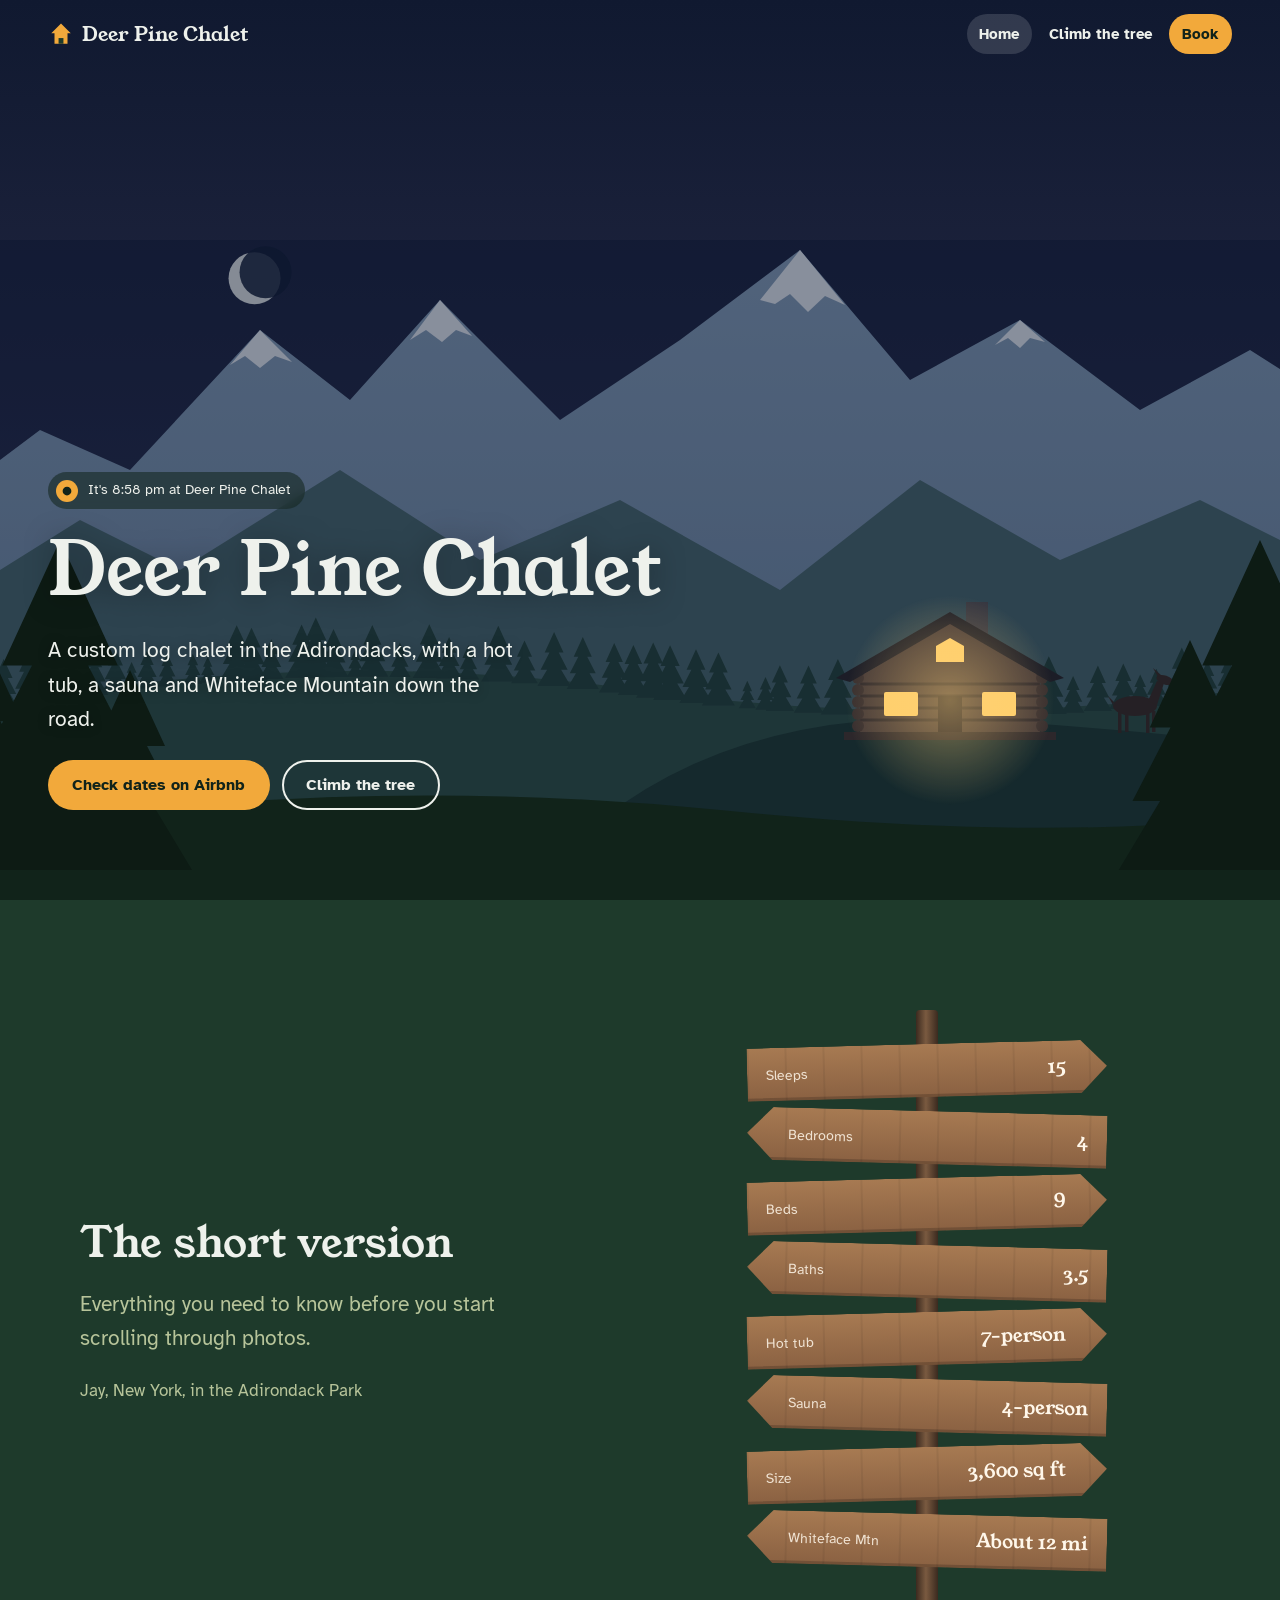
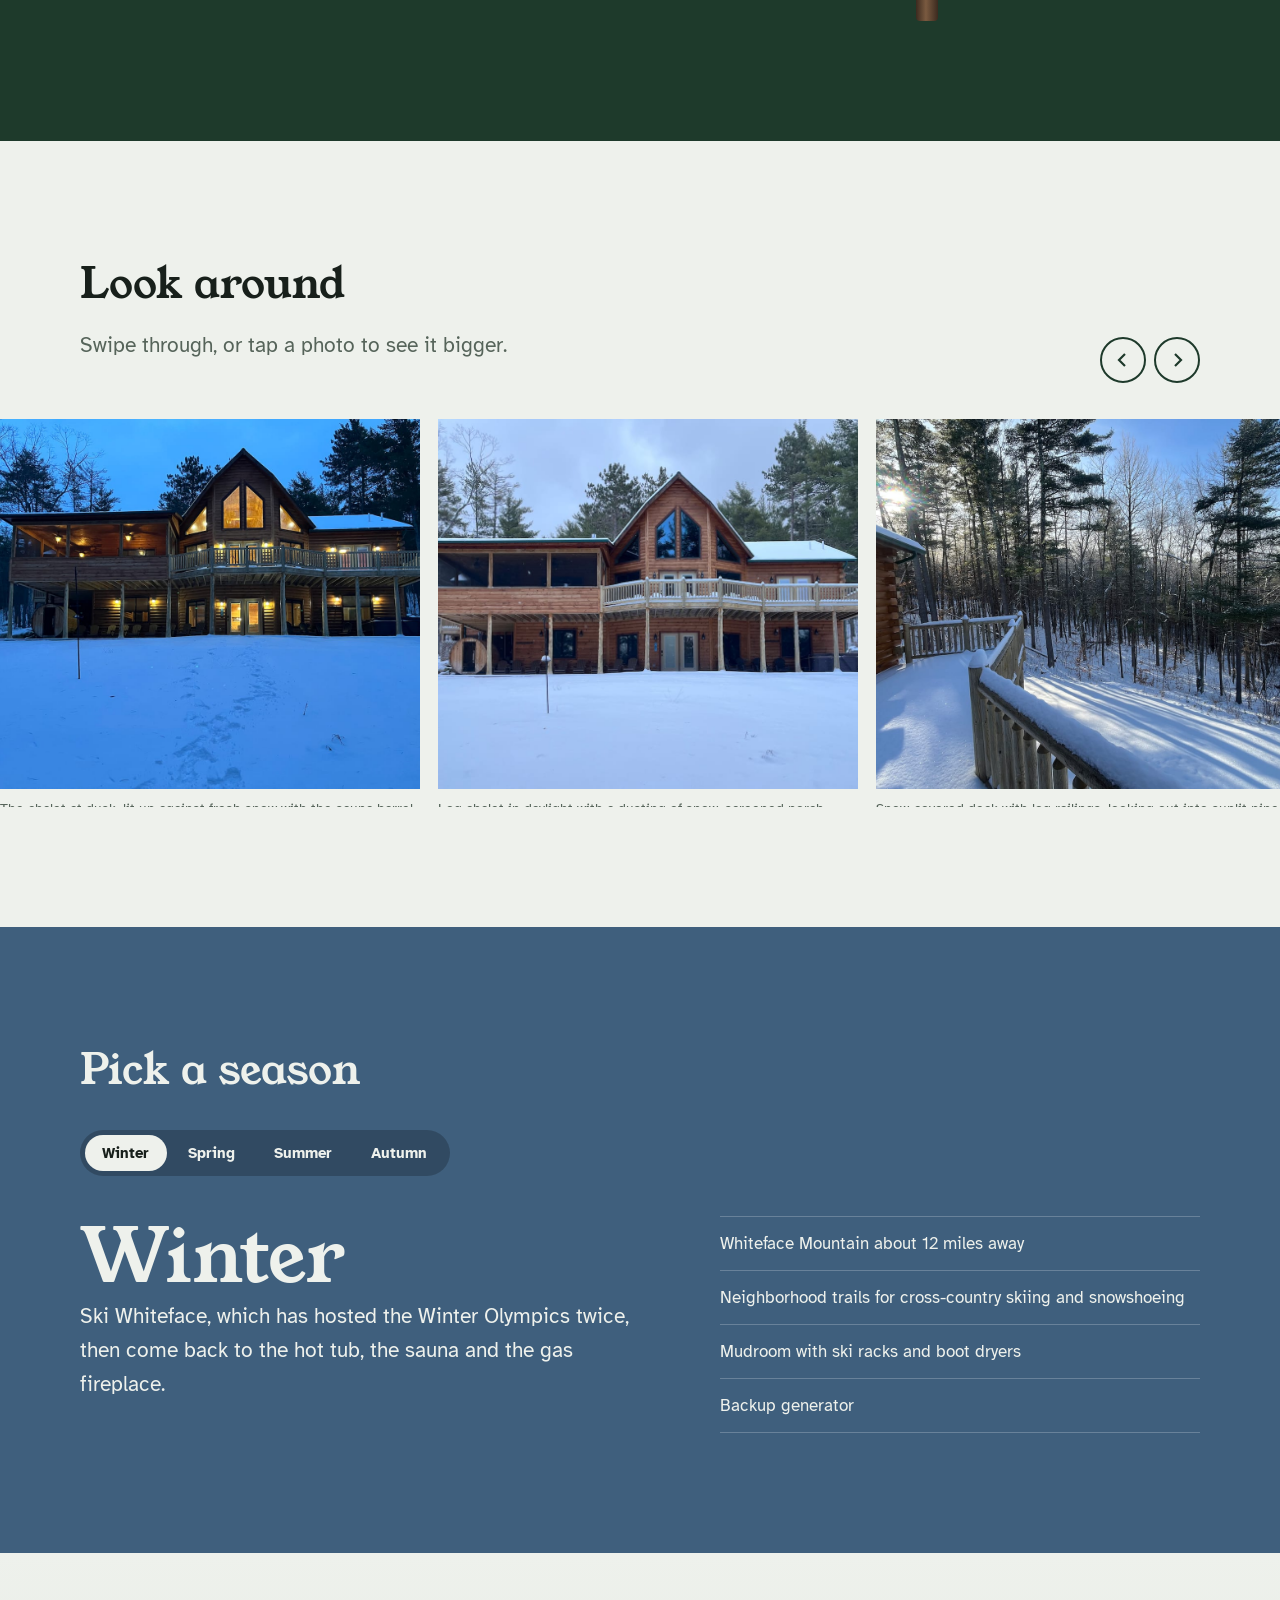
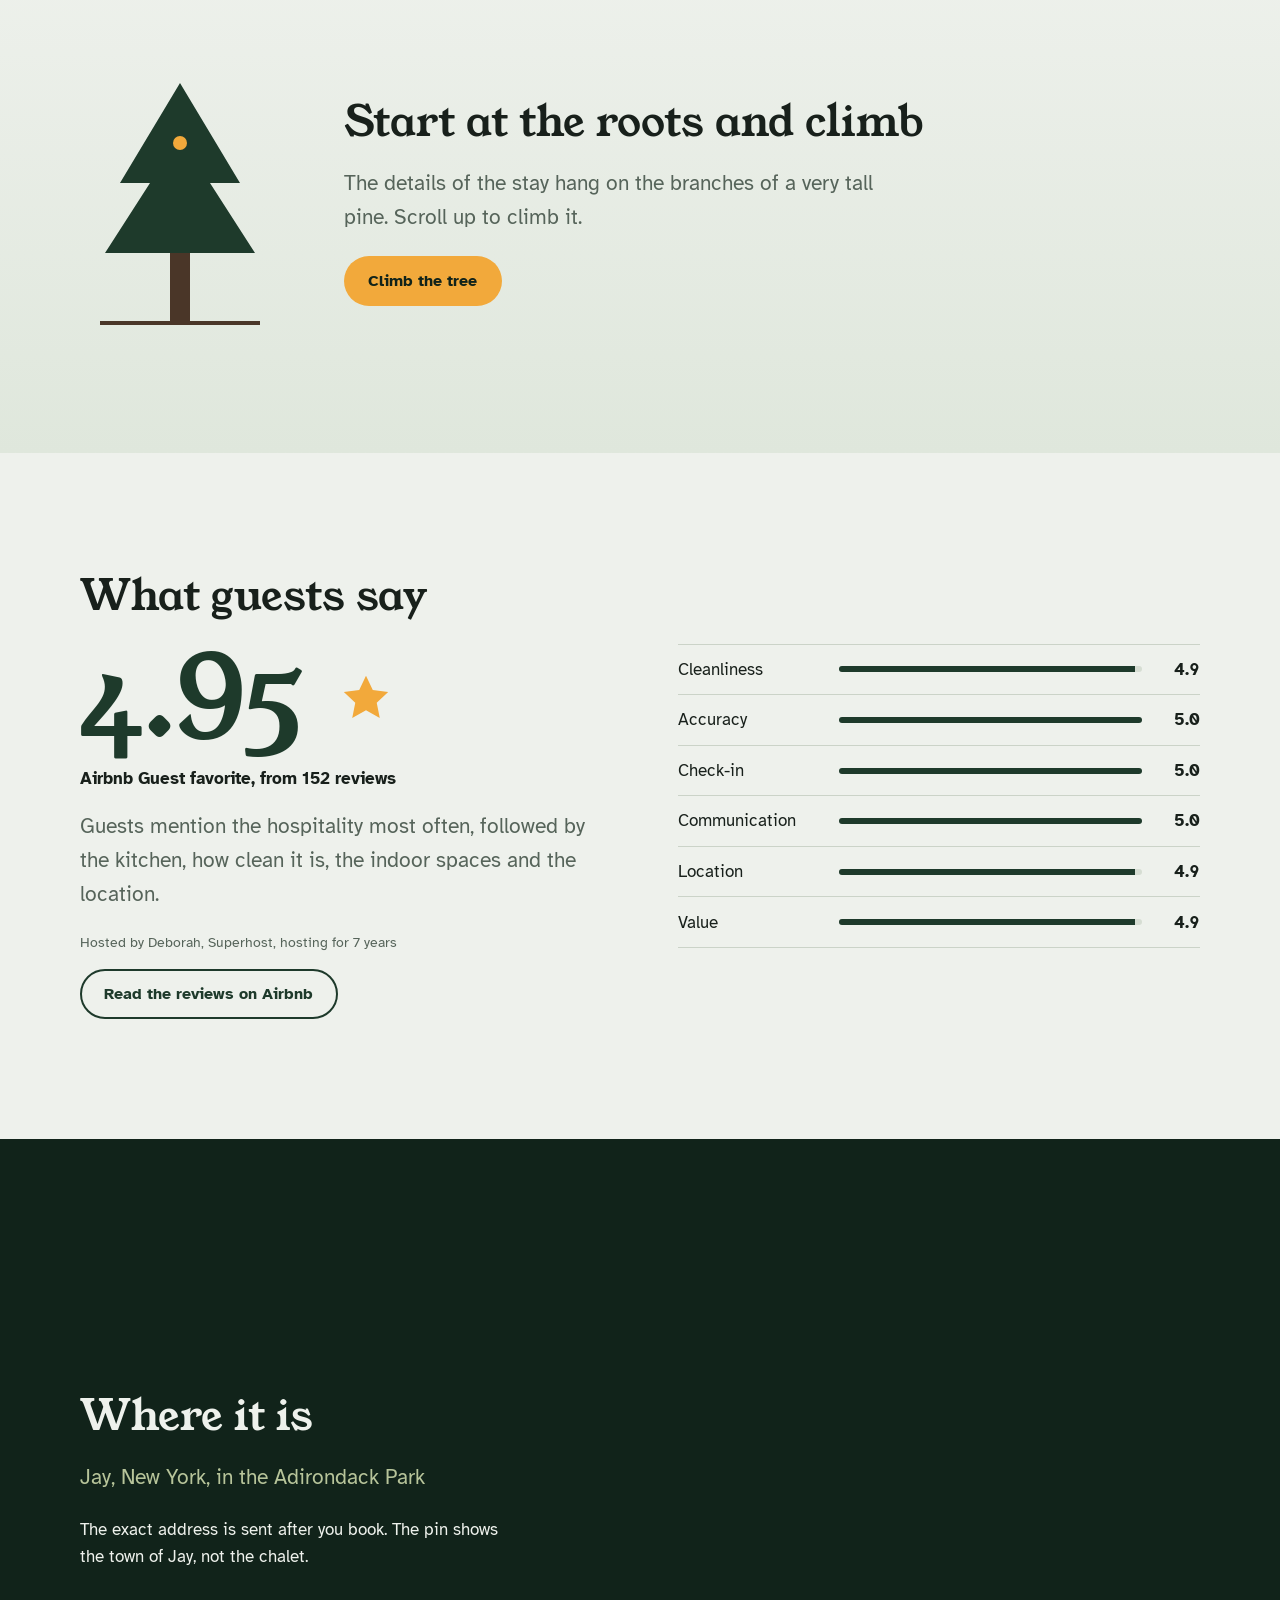
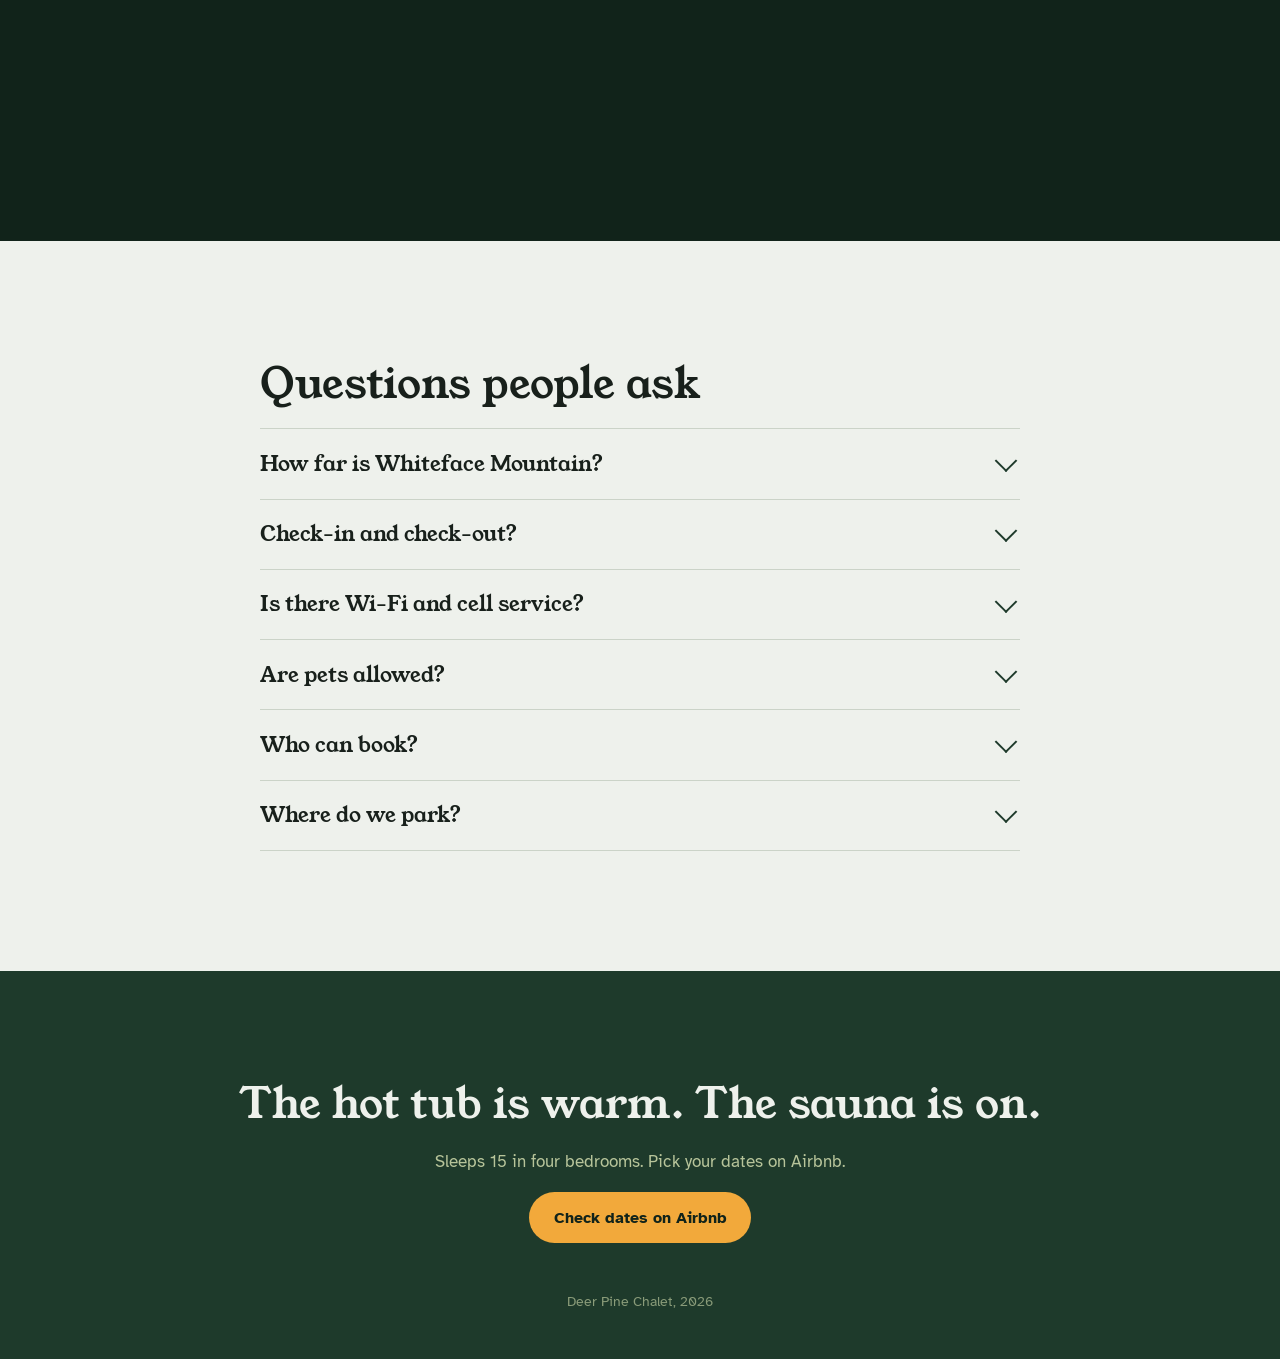
<file: deer-pine-chalet-site/index.html>
<!doctype html>
<html lang="en">
<head>
  <meta charset="utf-8">
  <meta name="viewport" content="width=device-width, initial-scale=1, viewport-fit=cover">
  <title>Deer Pine Chalet — a log chalet near Whiteface Mountain</title>
  <meta name="description" content="A custom log chalet in Jay, NY, in the Adirondacks. Sleeps 15, with a 7-person hot tub, a sauna and Whiteface Mountain about 12 miles away. Book on Airbnb.">
  <meta property="og:title" content="Deer Pine Chalet">
  <meta property="og:description" content="A custom log chalet in the Adirondacks, near Whiteface Mountain. Book on Airbnb.">
  <meta property="og:image" content="assets/img/og.jpg">
  <meta name="theme-color" content="#1e3a2b">
  <link rel="icon" href="assets/img/favicon.svg" type="image/svg+xml">
  <link rel="preconnect" href="https://fonts.googleapis.com">
  <link rel="preconnect" href="https://fonts.gstatic.com" crossorigin>
  <link href="https://fonts.googleapis.com/css2?family=Atkinson+Hyperlegible:wght@400;700&family=Young+Serif&display=swap" rel="stylesheet">
  <link rel="stylesheet" href="assets/css/style.css">
</head>
<body class="home">

<header class="site-header" id="top">
  <a class="brand" href="index.html" data-bind="name-brand">
    <svg viewBox="0 0 32 32" aria-hidden="true"><path d="M16 3 4 15h4v13h16V15h4z" fill="#f2a93b"/><path d="M13 28v-7h6v7" fill="#1e3a2b"/></svg>
    <span data-bind="name">Deer Pine Chalet</span>
  </a>
  <nav class="nav" aria-label="Main">
    <a href="index.html" aria-current="page">Home</a>
    <a href="tree.html" class="nav-alt">Climb the tree</a>
    <a class="nav-book" data-bind="airbnb" href="#">Book</a>
  </nav>
</header>

<main>
  <!-- ============ HERO: live mountain scene ============ -->
  <section class="hero" aria-label="Intro">
    <svg class="hero-scene" viewBox="0 0 1440 900" preserveAspectRatio="xMidYMax slice" aria-hidden="true">
      <defs>
        <linearGradient id="skyGrad" x1="0" y1="0" x2="0" y2="1">
          <stop id="skyTop" offset="0" stop-color="#4f86c0"/>
          <stop id="skyBot" offset="1" stop-color="#bcd6ea"/>
        </linearGradient>
        <radialGradient id="glow">
          <stop offset="0" stop-color="#ffd27a" stop-opacity=".9"/>
          <stop offset="1" stop-color="#ffd27a" stop-opacity="0"/>
        </radialGradient>
        <linearGradient id="farGrad" x1="0" y1="0" x2="0" y2="1">
          <stop offset="0" stop-color="#8ea6bd"/><stop offset="1" stop-color="#6d879f"/>
        </linearGradient>
      </defs>

      <rect width="1440" height="900" fill="url(#skyGrad)"/>
      <g id="stars" opacity="0"></g>
      <g id="sun"><circle r="90" fill="url(#glow)"/><circle r="34" fill="#fff2c9"/></g>
      <g id="moon" opacity="0"><circle r="26" fill="#eef1ec"/><circle r="26" cx="11" cy="-6" fill="#1b2440" opacity=".85" id="moonShadow"/></g>

      <g class="layer" data-depth="0.08">
        <path fill="url(#farGrad)" d="M0 520 L120 430 L210 470 L340 330 L430 400 L520 300 L640 420 L760 340 L880 250 L990 380 L1100 320 L1220 410 L1330 350 L1440 420 L1440 900 L0 900Z"/>
        <g fill="#f4f7fa">
          <path d="M310 365 L340 330 L372 362 L355 356 L340 368 L325 356Z"/>
          <path d="M490 340 L520 300 L552 336 L536 330 L522 342 L506 330Z"/>
          <path d="M840 300 L880 250 L925 305 L905 296 L888 312 L870 294 L855 304Z"/>
          <path d="M1075 345 L1100 320 L1125 342 L1110 338 L1100 348 L1088 338Z"/>
        </g>
      </g>
      <g class="layer" data-depth="0.16">
        <path fill="#4c6b6a" d="M0 620 L160 520 L260 570 L420 470 L560 560 L700 500 L860 590 L1000 480 L1140 560 L1280 500 L1440 580 L1440 900 L0 900Z"/>
      </g>
      <g class="layer" data-depth="0.26">
        <path fill="#2f5240" d="M0 720 Q360 640 720 690 T1440 670 L1440 900 L0 900Z"/>
        <g id="ridgePines" fill="#244334"></g>
      </g>
      <g class="layer" data-depth="0.36" id="cabinLayer">
        <path fill="#1e3a2b" d="M600 900 Q760 700 1060 720 Q1300 735 1440 760 L1440 900Z"/>
        <!-- a deer, for the chalet's name -->
        <g id="deer" transform="translate(1215 706)" fill="#3d2a1c">
          <ellipse cx="0" cy="0" rx="22" ry="10"/>
          <path d="M13 -5 L22 -25 L29 -23 L22 -1Z"/>
          <ellipse cx="30" cy="-26" rx="9" ry="4.5" transform="rotate(18 30 -26)"/>
          <path d="M23 -29 L18 -38 L26 -31Z"/>
          <rect x="-17" y="5" width="3.5" height="22"/><rect x="-10" y="5" width="3.5" height="21"/>
          <rect x="11" y="5" width="3.5" height="22"/><rect x="17" y="5" width="3.5" height="21"/>
          <path d="M-21 -4 L-27 -10 L-22 -1Z"/>
        </g>
        <g id="cabin" transform="translate(930 612)">
          <!-- smoke -->
          <g fill="#dfe5e8">
            <circle class="smoke" cx="128" cy="-20" r="10"/>
            <circle class="smoke" cx="128" cy="-20" r="10"/>
            <circle class="smoke" cx="128" cy="-20" r="10"/>
          </g>
          <rect x="116" y="-10" width="22" height="50" fill="#5c5550"/>
          <!-- walls: stacked logs -->
          <g fill="#7a5a40">
            <rect x="10" y="60" width="180" height="62"/>
          </g>
          <g stroke="#4a3628" stroke-width="3">
            <line x1="10" y1="72" x2="190" y2="72"/><line x1="10" y1="84" x2="190" y2="84"/>
            <line x1="10" y1="96" x2="190" y2="96"/><line x1="10" y1="108" x2="190" y2="108"/>
          </g>
          <g fill="#5e4430">
            <circle cx="8" cy="66" r="6"/><circle cx="8" cy="78" r="6"/><circle cx="8" cy="90" r="6"/><circle cx="8" cy="102" r="6"/><circle cx="8" cy="114" r="6"/>
            <circle cx="192" cy="66" r="6"/><circle cx="192" cy="78" r="6"/><circle cx="192" cy="90" r="6"/><circle cx="192" cy="102" r="6"/><circle cx="192" cy="114" r="6"/>
          </g>
          <!-- roof -->
          <path d="M-14 66 L100 0 L214 66 L200 70 L100 14 L0 70Z" fill="#2c2420"/>
          <path d="M14 62 L100 12 L186 62Z" fill="#7a5a40"/>
          <!-- door -->
          <rect x="88" y="84" width="24" height="38" fill="#3b2a1f"/>
          <!-- porch -->
          <rect x="-6" y="120" width="212" height="8" fill="#4a3628"/>
        </g>
      </g>

      <!-- night tint over the landscape -->
      <rect id="nightTint" y="240" width="1440" height="660" fill="#0b1630" opacity="0"/>

      <!-- windows sit above the tint so they glow at night -->
      <g class="layer" data-depth="0.36">
        <g transform="translate(930 612)" id="windows" fill="#3b4048">
          <rect x="34" y="80" width="34" height="24" rx="2"/>
          <rect x="132" y="80" width="34" height="24" rx="2"/>
          <path d="M86 34 L100 26 L114 34 L114 50 L86 50Z"/>
        </g>
        <circle id="windowGlow" cx="1030" cy="700" r="105" fill="url(#glow)" opacity="0"/>
      </g>

      <g class="layer" data-depth="0.5">
        <path fill="#11231a" d="M0 840 Q400 770 800 810 T1440 800 L1440 900 L0 900Z"/>
        <g id="frontPines" fill="#0d1b14"></g>
      </g>
    </svg>

    <div class="hero-copy">
      <p class="conditions" id="conditions" aria-live="polite">
        <span class="dot"><svg viewBox="0 0 16 16" aria-hidden="true"><circle cx="8" cy="8" r="5" fill="#11231a"/></svg></span>
        <span id="conditionsText">Checking the porch thermometer…</span>
      </p>
      <h1 data-bind="name">Deer Pine Chalet</h1>
      <p class="hero-tag" data-bind="tagline">A custom log chalet in the Adirondacks, with a hot tub, a sauna and Whiteface Mountain down the road.</p>
      <div class="hero-actions">
        <a class="btn btn-lantern" data-bind="airbnb" href="#">Check dates on Airbnb</a>
        <a class="btn btn-ghost" href="tree.html">Climb the tree</a>
      </div>
    </div>
  </section>

  <!-- ============ TRAIL SIGN FACTS ============ -->
  <section class="section trail" aria-labelledby="facts-h">
    <div class="wrap trail-grid">
      <div>
        <h2 id="facts-h">The short version</h2>
        <p class="lede">Everything you need to know before you start scrolling through photos.</p>
        <p data-bind="locationLabel" style="color: var(--lichen)">Jay, New York, in the Adirondack Park</p>
      </div>
      <div class="signpost" id="signpost"></div>
    </div>
  </section>

  <!-- ============ GALLERY ============ -->
  <section class="section" aria-labelledby="gallery-h">
    <div class="wrap gallery-head">
      <div>
        <h2 id="gallery-h">Look around</h2>
        <p class="lede">Swipe through, or tap a photo to see it bigger.</p>
      </div>
      <div class="strip-controls">
        <button class="round" data-dir="-1" aria-label="Previous photos"><svg width="18" height="18" viewBox="0 0 18 18"><path d="M11 3 5 9l6 6" fill="none" stroke="currentColor" stroke-width="2.2"/></svg></button>
        <button class="round" data-dir="1" aria-label="Next photos"><svg width="18" height="18" viewBox="0 0 18 18"><path d="m7 3 6 6-6 6" fill="none" stroke="currentColor" stroke-width="2.2"/></svg></button>
      </div>
    </div>
    <div class="strip" id="strip" tabindex="0" aria-label="Photo gallery"></div>
    <dialog class="lightbox" id="lightbox">
      <button class="round close" aria-label="Close photo">✕</button>
      <div id="lightboxBody"></div>
    </dialog>
  </section>

  <!-- ============ SEASONS ============ -->
  <section class="section seasons" id="seasons" aria-labelledby="seasons-h">
    <canvas id="seasonCanvas" aria-hidden="true"></canvas>
    <div class="wrap">
      <h2 id="seasons-h">Pick a season</h2>
      <div class="season-tabs" role="tablist" aria-label="Seasons">
        <button role="tab" data-season="winter" aria-selected="false">Winter</button>
        <button role="tab" data-season="spring" aria-selected="false">Spring</button>
        <button role="tab" data-season="summer" aria-selected="false">Summer</button>
        <button role="tab" data-season="autumn" aria-selected="false">Autumn</button>
      </div>
      <div class="season-panel" role="tabpanel" id="seasonPanel" aria-live="polite">
        <div><h3 id="seasonTitle"></h3><p id="seasonText" style="font-size: var(--step-1)"></p></div>
        <ul id="seasonList"></ul>
      </div>
    </div>
  </section>

  <!-- ============ TREE TEASER ============ -->
  <section class="section teaser" aria-labelledby="teaser-h">
    <div class="wrap teaser-grid">
      <svg class="mini-tree" viewBox="0 0 200 260" aria-hidden="true">
        <rect x="90" y="170" width="20" height="80" fill="#4a3628"/>
        <g class="sway">
          <path d="M100 10 L40 110 H70 L25 180 H175 L130 110 H160Z" fill="#1e3a2b"/>
          <circle cx="100" cy="70" r="7" fill="#f2a93b"/>
        </g>
        <path d="M20 250 H180" stroke="#4a3628" stroke-width="4"/>
      </svg>
      <div>
        <h2 id="teaser-h">Start at the roots and climb</h2>
        <p class="lede">The details of the stay hang on the branches of a very tall pine. Scroll up to climb it.</p>
        <a class="btn btn-lantern" href="tree.html">Climb the tree</a>
      </div>
    </div>
  </section>

  <!-- ============ REVIEWS ============ -->
  <section class="section" aria-labelledby="reviews-h">
    <div class="wrap rating-grid">
      <div>
        <h2 id="reviews-h">What guests say</h2>
        <p class="rating-score"><span id="ratingScore">4.95</span><svg viewBox="0 0 24 24" aria-hidden="true"><path d="M12 2.5l2.9 6.1 6.6.8-4.9 4.6 1.3 6.6L12 17.3l-5.9 3.3 1.3-6.6L2.5 9.4l6.6-.8z" fill="#f2a93b"/></svg></p>
        <p class="rating-meta" id="ratingMeta"></p>
        <p id="ratingThemes" class="lede"></p>
        <p class="rating-host" id="ratingHost"></p>
        <a class="btn btn-ghost" style="color:var(--fir)" data-bind="airbnb" href="#">Read the reviews on Airbnb</a>
      </div>
      <ul class="rating-bars" id="ratingBars"></ul>
    </div>
  </section>

  <!-- ============ LOCATION ============ -->
  <section class="section location" aria-labelledby="loc-h">
    <div class="wrap location-grid">
      <div>
        <h2 id="loc-h">Where it is</h2>
        <p class="lede" data-bind="locationLabel">Jay, New York, in the Adirondack Park</p>
        <p>The exact address is sent after you book. The pin shows the town of Jay, not the chalet.</p>
      </div>
      <iframe class="map" id="map" title="Map of the cabin's general area" loading="lazy"></iframe>
    </div>
  </section>

  <!-- ============ FAQ ============ -->
  <section class="section faq" aria-labelledby="faq-h">
    <div class="wrap" style="max-width: 760px">
      <h2 id="faq-h">Questions people ask</h2>
      <div id="faqList"></div>
    </div>
  </section>
</main>

<footer class="site-footer">
  <div class="wrap">
    <h2>The hot tub is warm. The sauna is on.</h2>
    <p>Sleeps 15 in four bedrooms. Pick your dates on Airbnb.</p>
    <a class="btn btn-lantern" data-bind="airbnb" href="#">Check dates on Airbnb</a>
    <p class="fine"><span data-bind="name">Deer Pine Chalet</span>, <span id="year"></span></p>
  </div>
</footer>

<script src="assets/js/config.js"></script>
<script src="assets/js/main.js"></script>
<script src="assets/js/home.js"></script>
</body>
</html>
</file>
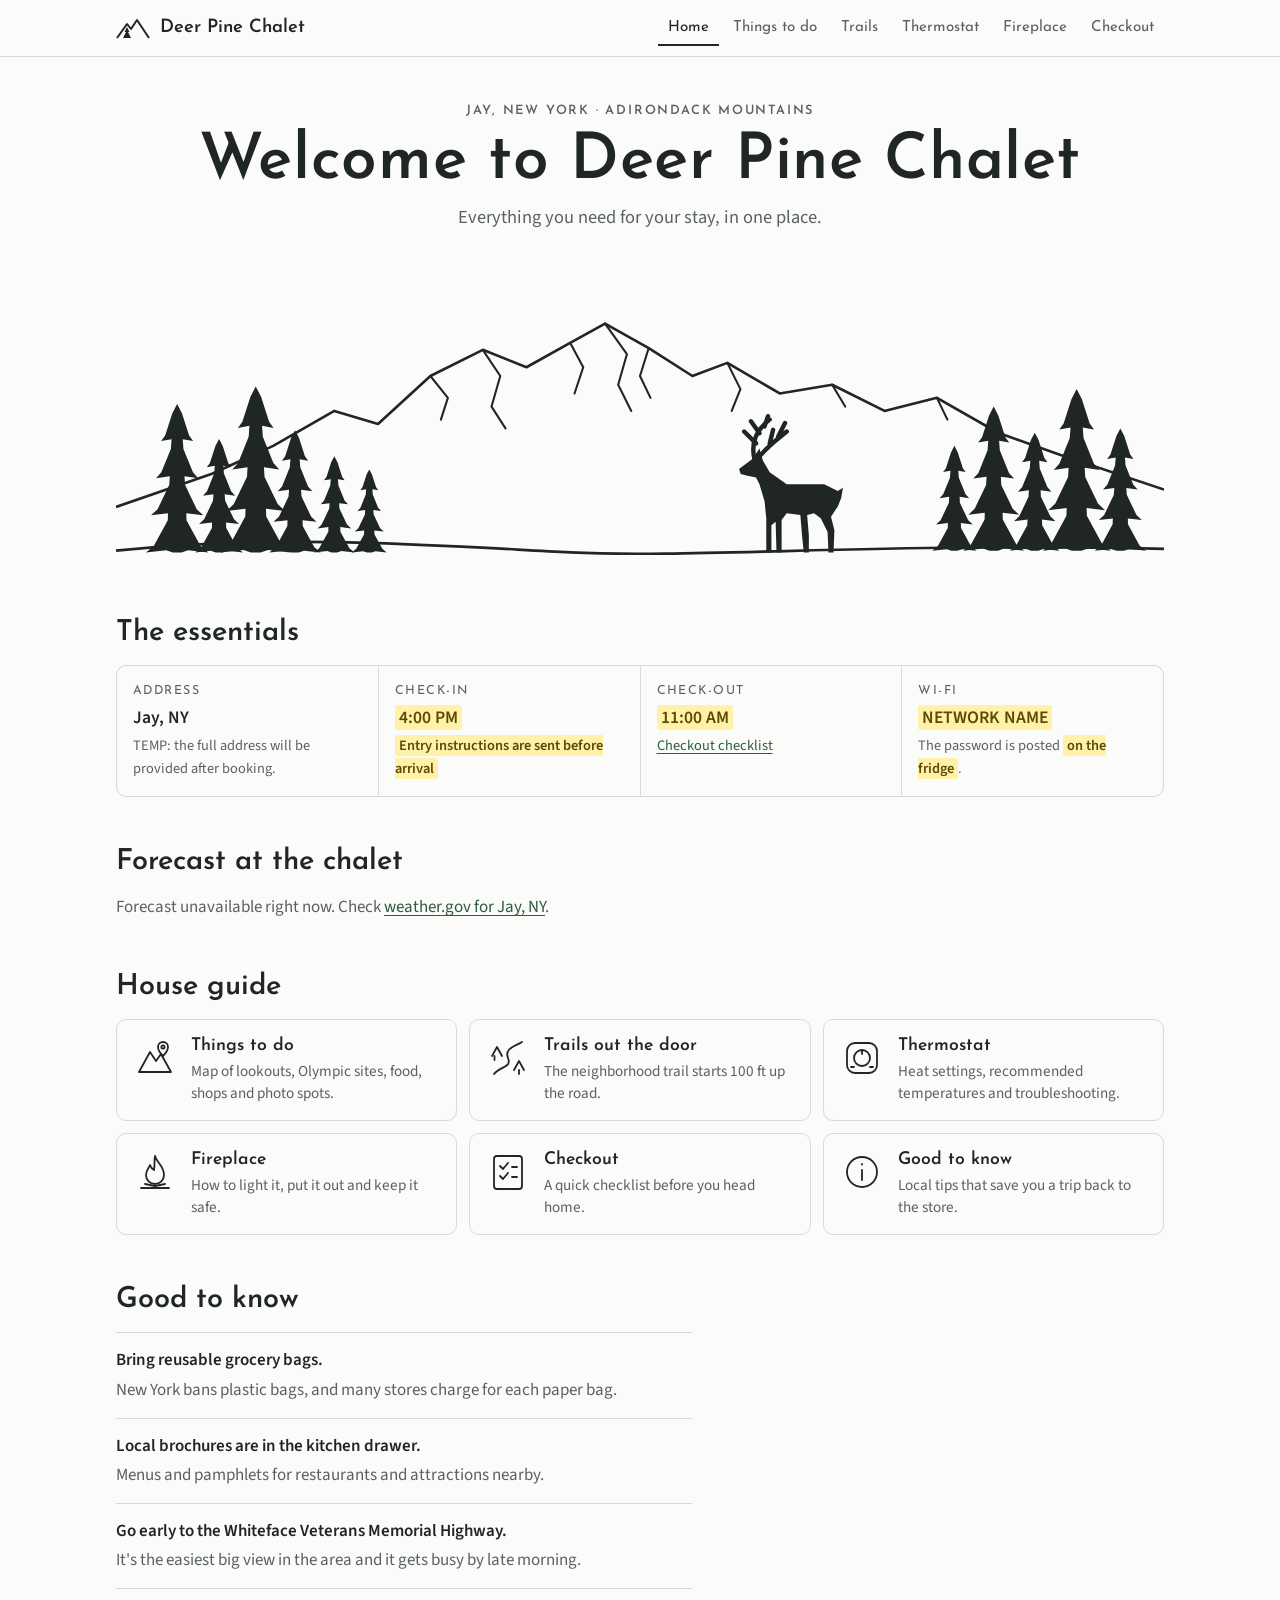
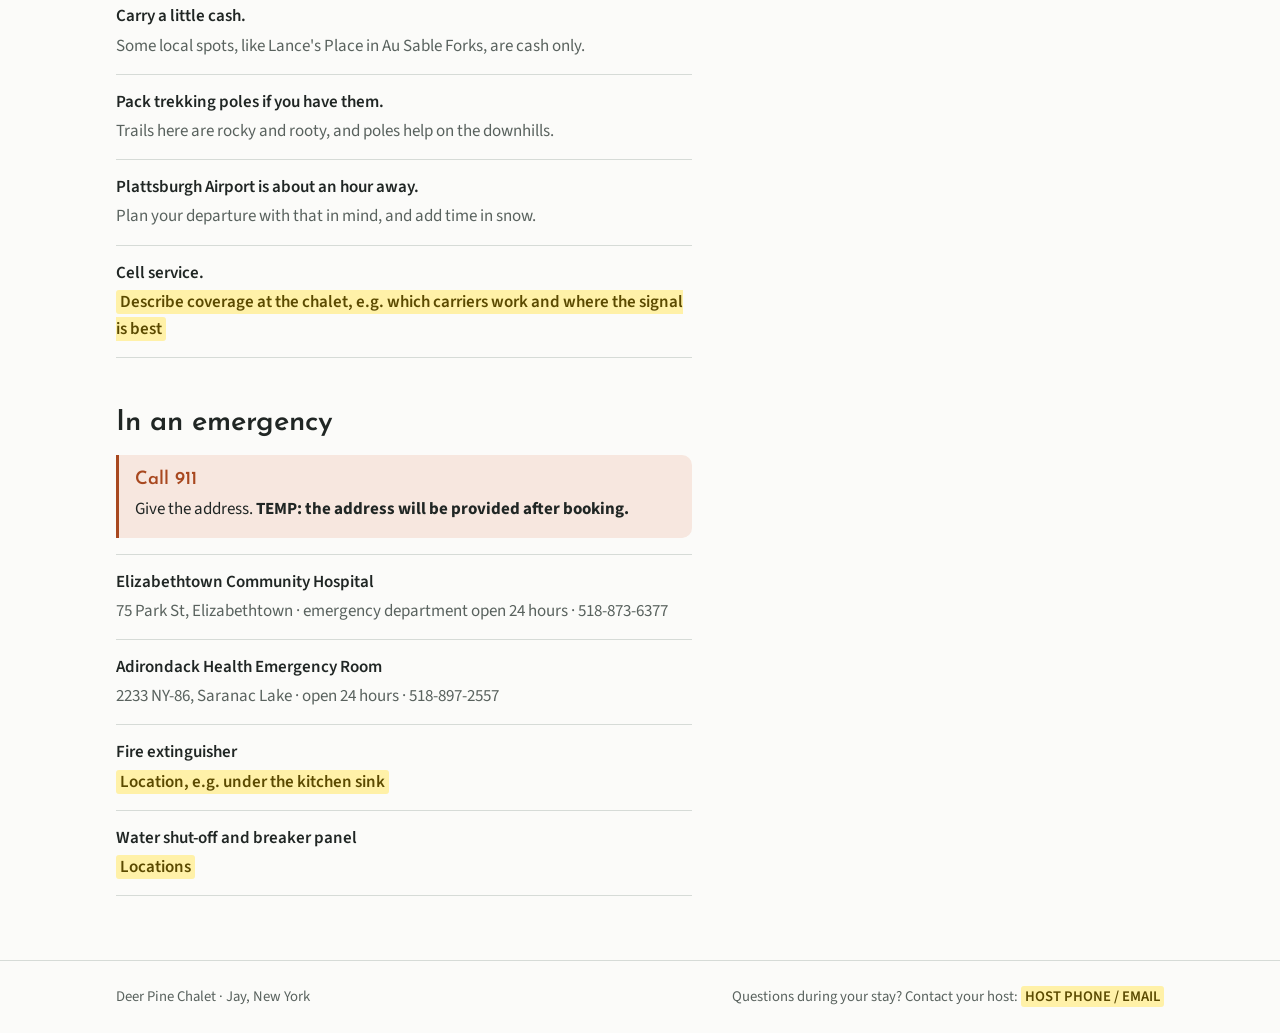
<file: deer-pine-chalet/index.html>
<!doctype html>
<html lang="en">
<head>
<meta charset="utf-8">
<meta name="viewport" content="width=device-width, initial-scale=1, viewport-fit=cover">
<meta name="robots" content="noindex, nofollow">
<title>Deer Pine Chalet</title>
<meta name="description" content="Guest guide for Deer Pine Chalet in Jay, New York.">
<link rel="icon" href="assets/img/favicon.svg" type="image/svg+xml">
<link rel="preconnect" href="https://fonts.googleapis.com">
<link rel="preconnect" href="https://fonts.gstatic.com" crossorigin>
<link rel="stylesheet" href="https://fonts.googleapis.com/css2?family=Josefin+Sans:wght@400;600;700&family=Source+Sans+3:wght@400;600&display=swap">
<link rel="stylesheet" href="assets/style.css">
</head>
<body>
<header class="site-header">
  <div class="wrap">
    <a class="brand" href="index.html"><svg viewBox="0 0 34 24" aria-hidden="true"><path d="M1 22 L11 8 L15 13 L21 4 L33 22" fill="none" stroke="currentColor" stroke-width="2" stroke-linejoin="round"/><path d="M7 22 L10 16 L8.5 16 L11 11 L13.5 16 L12 16 L15 22 Z" fill="currentColor"/></svg>Deer Pine Chalet</a>
    <nav class="nav" aria-label="Guide sections"><a href="index.html" aria-current="page">Home</a><a href="activities.html">Things to do</a><a href="trails.html">Trails</a><a href="thermostat.html">Thermostat</a><a href="fireplace.html">Fireplace</a><a href="checkout.html">Checkout</a></nav>
  </div>
</header>
<main class="wrap">

<section class="hero" aria-labelledby="welcome">
  <span class="eyebrow">Jay, New York · Adirondack Mountains</span>
  <h1 id="welcome">Welcome to Deer Pine Chalet</h1>
  <p>Everything you need for your stay, in one place.</p>
  <svg class="hero-art" viewBox="0 0 1200 370" role="img" aria-label="Line drawing of mountains, pine trees and a stag" xmlns="http://www.w3.org/2000/svg">
<path d="M0,300 L110,262 L180,230 L250,190 L300,205 L360,150 L420,120 L470,140 L520,112 L560,90 L610,118 L660,150 L700,135 L760,170 L820,160 L880,190 L940,175 L1010,215 L1080,240 L1200,280" fill="none" stroke="var(--ink)" stroke-width="3" stroke-linejoin="round"/>
<g fill="none" stroke="var(--ink)" stroke-width="2.4" stroke-linecap="round" stroke-linejoin="round"><path d="M360,150 L380,175 L372,200"/><path d="M420,120 L440,150 L430,185 L446,210"/><path d="M520,112 L535,140 L525,170"/><path d="M560,90 L585,125 L575,160 L590,190"/><path d="M610,118 L600,150 L612,175"/><path d="M700,135 L715,165 L705,190"/><path d="M820,160 L835,185"/><path d="M940,175 L952,200"/></g>
<path d="M0,350 C200,330 380,345 520,352 S900,340 1200,348" fill="none" stroke="var(--ink)" stroke-width="3"/>
<g fill="var(--ink)"><path d="M70.0,182.0 L75.5,192.6 L83.7,218.1 L88.3,224.5 L76.4,222.4 L77.2,233.5 L88.1,260.3 L94.1,267.0 L78.4,264.8 L79.0,274.4 L92.4,302.5 L99.9,309.5 L80.5,307.2 L80.7,315.3 L96.8,344.7 L105.7,352.0 L82.5,349.6 L75.0,352.0 L75.0,352.0 L65.0,352.0 L65.0,352.0 L57.5,349.6 L34.3,352.0 L43.2,344.7 L59.3,315.3 L59.5,307.2 L40.1,309.5 L47.6,302.5 L61.0,274.4 L61.6,264.8 L45.9,267.0 L51.9,260.3 L62.8,233.5 L63.6,222.4 L51.7,224.5 L56.3,218.1 L64.5,192.6Z"/><path d="M118.0,222.0 L122.2,230.1 L128.5,249.6 L132.0,254.5 L122.9,252.9 L123.5,261.4 L131.8,281.9 L136.4,287.0 L124.4,285.3 L124.9,292.7 L135.1,314.1 L140.9,319.5 L126.0,317.7 L126.2,324.0 L138.5,346.4 L145.3,352.0 L127.6,350.1 L121.8,352.0 L121.8,352.0 L114.2,352.0 L114.2,352.0 L108.4,350.1 L90.7,352.0 L97.5,346.4 L109.8,324.0 L110.0,317.7 L95.1,319.5 L100.9,314.1 L111.1,292.7 L111.6,285.3 L99.6,287.0 L104.2,281.9 L112.5,261.4 L113.1,252.9 L104.0,254.5 L107.5,249.6 L113.8,230.1Z"/><path d="M160.0,162.0 L166.1,173.9 L175.3,202.4 L180.4,209.5 L167.2,207.1 L168.1,219.6 L180.2,249.5 L186.9,257.0 L169.4,254.5 L170.0,265.3 L185.1,296.7 L193.4,304.5 L171.7,301.9 L172.0,311.0 L189.9,343.8 L199.9,352.0 L174.0,349.3 L165.6,352.0 L165.6,352.0 L154.4,352.0 L154.4,352.0 L146.0,349.3 L120.1,352.0 L130.1,343.8 L148.0,311.0 L148.3,301.9 L126.6,304.5 L134.9,296.7 L150.0,265.3 L150.6,254.5 L133.1,257.0 L139.8,249.5 L151.9,219.6 L152.8,207.1 L139.6,209.5 L144.7,202.4 L153.9,173.9Z"/><path d="M205.0,212.0 L209.5,220.8 L216.3,241.8 L220.1,247.0 L210.3,245.2 L211.0,254.4 L219.9,276.5 L224.8,282.0 L211.9,280.2 L212.4,288.1 L223.5,311.2 L229.6,317.0 L213.6,315.1 L213.8,321.8 L227.1,346.0 L234.4,352.0 L215.3,350.0 L209.1,352.0 L209.1,352.0 L200.9,352.0 L200.9,352.0 L194.7,350.0 L175.6,352.0 L182.9,346.0 L196.2,321.8 L196.4,315.1 L180.4,317.0 L186.5,311.2 L197.6,288.1 L198.1,280.2 L185.2,282.0 L190.1,276.5 L199.0,254.4 L199.7,245.2 L189.9,247.0 L193.7,241.8 L200.5,220.8Z"/><path d="M250.0,242.0 L253.6,248.9 L258.9,265.4 L261.8,269.5 L254.1,268.1 L254.7,275.3 L261.7,292.7 L265.6,297.0 L255.5,295.6 L255.8,301.8 L264.5,320.0 L269.3,324.5 L256.8,323.0 L256.9,328.3 L267.3,347.3 L273.1,352.0 L258.1,350.4 L253.2,352.0 L253.2,352.0 L246.8,352.0 L246.8,352.0 L241.9,350.4 L226.9,352.0 L232.7,347.3 L243.1,328.3 L243.2,323.0 L230.7,324.5 L235.5,320.0 L244.2,301.8 L244.5,295.6 L234.4,297.0 L238.3,292.7 L245.3,275.3 L245.9,268.1 L238.2,269.5 L241.1,265.4 L246.4,248.9Z"/><path d="M290.0,257.0 L293.1,262.9 L297.7,277.2 L300.2,280.8 L293.6,279.6 L294.0,285.8 L300.1,300.8 L303.5,304.5 L294.7,303.3 L295.0,308.7 L302.5,324.3 L306.7,328.2 L295.8,326.9 L296.0,331.5 L305.0,347.9 L309.9,352.0 L297.0,350.6 L292.8,352.0 L292.8,352.0 L287.2,352.0 L287.2,352.0 L283.0,350.6 L270.1,352.0 L275.0,347.9 L284.0,331.5 L284.2,326.9 L273.3,328.2 L277.5,324.3 L285.0,308.7 L285.3,303.3 L276.5,304.5 L279.9,300.8 L286.0,285.8 L286.4,279.6 L279.8,280.8 L282.3,277.2 L286.9,262.9Z"/><path d="M960.0,230.0 L963.9,237.5 L969.7,255.5 L972.9,260.0 L964.5,258.5 L965.1,266.4 L972.8,285.3 L977.0,290.0 L966.0,288.4 L966.3,295.2 L975.8,315.1 L981.1,320.0 L967.4,318.4 L967.6,324.1 L978.9,344.8 L985.2,350.0 L968.8,348.3 L963.5,350.0 L963.5,350.0 L956.5,350.0 L956.5,350.0 L951.2,348.3 L934.8,350.0 L941.1,344.8 L952.4,324.1 L952.6,318.4 L938.9,320.0 L944.2,315.1 L953.7,295.2 L954.0,288.4 L943.0,290.0 L947.2,285.3 L954.9,266.4 L955.5,258.5 L947.1,260.0 L950.3,255.5 L956.1,237.5Z"/><path d="M1005.0,185.0 L1010.3,195.3 L1018.3,220.1 L1022.8,226.2 L1011.2,224.2 L1012.0,235.0 L1022.5,261.0 L1028.4,267.5 L1013.2,265.3 L1013.7,274.7 L1026.8,301.9 L1034.0,308.8 L1015.2,306.5 L1015.4,314.4 L1031.0,342.9 L1039.7,350.0 L1017.1,347.6 L1009.9,350.0 L1009.9,350.0 L1000.1,350.0 L1000.1,350.0 L992.9,347.6 L970.4,350.0 L979.0,342.9 L994.6,314.4 L994.8,306.5 L976.0,308.8 L983.2,301.9 L996.3,274.7 L996.8,265.3 L981.6,267.5 L987.5,261.0 L998.0,235.0 L998.8,224.2 L987.2,226.2 L991.7,220.1 L999.7,195.3Z"/><path d="M1052.0,215.0 L1056.4,223.4 L1062.9,243.7 L1066.5,248.8 L1057.1,247.1 L1057.7,255.9 L1066.4,277.2 L1071.1,282.5 L1058.7,280.7 L1059.1,288.4 L1069.8,310.7 L1075.7,316.2 L1060.3,314.4 L1060.5,320.9 L1073.3,344.2 L1080.3,350.0 L1061.9,348.1 L1056.0,350.0 L1056.0,350.0 L1048.0,350.0 L1048.0,350.0 L1042.1,348.1 L1023.6,350.0 L1030.7,344.2 L1043.5,320.9 L1043.7,314.4 L1028.3,316.2 L1034.2,310.7 L1044.9,288.4 L1045.3,280.7 L1032.9,282.5 L1037.6,277.2 L1046.3,255.9 L1046.9,247.1 L1037.5,248.8 L1041.1,243.7 L1047.6,223.4Z"/><path d="M1100.0,165.0 L1106.0,176.6 L1114.9,204.3 L1119.9,211.2 L1107.0,208.9 L1107.9,221.1 L1119.7,250.2 L1126.2,257.5 L1109.2,255.1 L1109.8,265.6 L1124.4,296.1 L1132.5,303.8 L1111.4,301.2 L1111.7,310.1 L1129.1,342.0 L1138.8,350.0 L1113.6,347.3 L1105.4,350.0 L1105.4,350.0 L1094.6,350.0 L1094.6,350.0 L1086.4,347.3 L1061.2,350.0 L1070.9,342.0 L1088.3,310.1 L1088.6,301.2 L1067.5,303.8 L1075.6,296.1 L1090.2,265.6 L1090.8,255.1 L1073.8,257.5 L1080.3,250.2 L1092.1,221.1 L1093.0,208.9 L1080.1,211.2 L1085.1,204.3 L1094.0,176.6Z"/><path d="M1150.0,210.0 L1154.5,218.8 L1161.3,239.8 L1165.1,245.0 L1155.3,243.2 L1156.0,252.4 L1164.9,274.5 L1169.8,280.0 L1156.9,278.2 L1157.4,286.1 L1168.5,309.2 L1174.6,315.0 L1158.6,313.1 L1158.8,319.8 L1172.0,344.0 L1179.4,350.0 L1160.3,348.0 L1154.1,350.0 L1154.1,350.0 L1145.9,350.0 L1145.9,350.0 L1139.7,348.0 L1120.6,350.0 L1128.0,344.0 L1141.2,319.8 L1141.4,313.1 L1125.4,315.0 L1131.5,309.2 L1142.6,286.1 L1143.1,278.2 L1130.2,280.0 L1135.1,274.5 L1144.0,252.4 L1144.7,243.2 L1134.9,245.0 L1138.7,239.8 L1145.5,218.8Z"/></g>
<g transform="translate(690,196) scale(1.95)"><path d="M12,31 L20,25 L24,19 L26,26 L30,33 L40,40 L62,40 L70,44 L73,42 L72,48 L70,53 L66,59 L68,67 L67.5,80 L64.5,80 L64,68 L60,60 L56,57 L52,58 L53,70 L53,80 L50,80 L49,70 L48,58 L40,57 L37,61 L37,80 L34,80 L33.5,62 L31,64 L31,80 L28,80 L28,60 L27,50 L24,40 L22,36 L17,35 L13,34Z" fill="var(--ink)"/><path d="M21,25 C19,16 22,8 30,2 M22,16 L15,9 M24,10 L19,3 M27,6 L29,0 M23,25 C28,18 34,14 40,9 M30,16 L32,8 M35,12 L39,4" fill="none" stroke="var(--ink)" stroke-width="2.6" stroke-linecap="round"/></g>
</svg>
</section>

<section aria-labelledby="facts-h">
  <h2 id="facts-h">The essentials</h2>
  <div class="facts">
    <div class="fact"><span class="label">Address</span><span class="value">Jay, NY</span><span class="note">TEMP: the full address will be provided after booking.</span></div>
    <div class="fact"><span class="label">Check-in</span><span class="value"><span class="todo">4:00 PM</span></span><span class="note"><span class="todo">Entry instructions are sent before arrival</span></span></div>
    <div class="fact"><span class="label">Check-out</span><span class="value"><span class="todo">11:00 AM</span></span><span class="note"><a href="checkout.html">Checkout checklist</a></span></div>
    <div class="fact"><span class="label">Wi-Fi</span><span class="value"><span class="todo">NETWORK NAME</span></span><span class="note">The password is posted <span class="todo">on the fridge</span>.</span></div>
  </div>
</section>

<section aria-labelledby="wx-h">
  <h2 id="wx-h">Forecast at the chalet</h2>
  <div class="weather" id="weather"><p class="weather-fallback">Loading forecast…</p></div>
</section>

<section aria-labelledby="guide-h">
  <h2 id="guide-h">House guide</h2>
  <div class="tiles">
    <a class="tile" href="activities.html"><svg viewBox="0 0 44 44"><path d="M6 36 L17 16 L23 25 L28 18 L38 36 Z"/><path d="M30 6 a5 5 0 0 1 5 5 c0 4-5 9-5 9 s-5-5-5-9 a5 5 0 0 1 5-5z"/><circle cx="30" cy="11" r="1.6"/></svg><h3>Things to do</h3><p>Map of lookouts, Olympic sites, food, shops and photo spots.</p></a>
    <a class="tile" href="trails.html"><svg viewBox="0 0 44 44"><path d="M8 38 C14 30 26 32 22 22 S30 10 36 6"/><path d="M6 20 L11 11 L16 20 M8.5 20 V24"/><path d="M28 34 L33 25 L38 34 M33 34 V38"/></svg><h3>Trails out the door</h3><p>The neighborhood trail starts 100 ft up the road.</p></a>
    <a class="tile" href="thermostat.html"><svg viewBox="0 0 44 44"><rect x="7" y="7" width="30" height="30" rx="8"/><circle cx="22" cy="22" r="8"/><path d="M22 14 V18"/><path d="M30 31 h3 M11 31 h3"/></svg><h3>Thermostat</h3><p>Heat settings, recommended temperatures and troubleshooting.</p></a>
    <a class="tile" href="fireplace.html"><svg viewBox="0 0 44 44"><path d="M22 6 C24 13 31 16 31 25 a9 9 0 0 1-18 0 c0-5 3-7 4-10 c1 3 2 4 4 5 c1-5 0-9 1-14z"/><path d="M8 38 L36 38 M12 34 L32 38 M32 34 L12 38"/></svg><h3>Fireplace</h3><p>How to light it, put it out and keep it safe.</p></a>
    <a class="tile" href="checkout.html"><svg viewBox="0 0 44 44"><rect x="8" y="6" width="28" height="33" rx="3"/><path d="M14 16 l3 3 l5-6 M14 26 l3 3 l5-6 M26 17 h5 M26 27 h5"/></svg><h3>Checkout</h3><p>A quick checklist before you head home.</p></a>
    <a class="tile" href="#good-to-know"><svg viewBox="0 0 44 44"><circle cx="22" cy="22" r="15"/><path d="M22 20 V30 M22 14 v.5"/></svg><h3>Good to know</h3><p>Local tips that save you a trip back to the store.</p></a>
  </div>
</section>

<section id="good-to-know" aria-labelledby="gtk-h">
  <h2 id="gtk-h">Good to know</h2>
  <ul class="tips">
    <li><strong>Bring reusable grocery bags.</strong><span class="muted">New York bans plastic bags, and many stores charge for each paper bag.</span></li>
    <li><strong>Local brochures are in the kitchen drawer.</strong><span class="muted">Menus and pamphlets for restaurants and attractions nearby.</span></li>
    <li><strong>Go early to the Whiteface Veterans Memorial Highway.</strong><span class="muted">It's the easiest big view in the area and it gets busy by late morning.</span></li>
    <li><strong>Carry a little cash.</strong><span class="muted">Some local spots, like Lance's Place in Au Sable Forks, are cash only.</span></li>
    <li><strong>Pack trekking poles if you have them.</strong><span class="muted">Trails here are rocky and rooty, and poles help on the downhills.</span></li>
    <li><strong>Plattsburgh Airport is about an hour away.</strong><span class="muted">Plan your departure with that in mind, and add time in snow.</span></li>
    <li><strong>Cell service.</strong><span class="muted"><span class="todo">Describe coverage at the chalet, e.g. which carriers work and where the signal is best</span></span></li>
  </ul>
</section>

<section aria-labelledby="em-h">
  <h2 id="em-h">In an emergency</h2>
  <div class="callout safety">
    <h3>Call 911</h3>
    <p>Give the address. <strong>TEMP: the address will be provided after booking.</strong></p>
  </div>
  <ul class="tips">
    <li><strong>Elizabethtown Community Hospital</strong><span class="muted">75 Park St, Elizabethtown · emergency department open 24 hours · 518-873-6377</span></li>
    <li><strong>Adirondack Health Emergency Room</strong><span class="muted">2233 NY-86, Saranac Lake · open 24 hours · 518-897-2557</span></li>
    <li><strong>Fire extinguisher</strong><span class="muted"><span class="todo">Location, e.g. under the kitchen sink</span></span></li>
    <li><strong>Water shut-off and breaker panel</strong><span class="muted"><span class="todo">Locations</span></span></li>
  </ul>
</section>

</main>
<footer class="site-footer">
  <div class="wrap">
    <span>Deer Pine Chalet · Jay, New York</span>
    <span>Questions during your stay? Contact your host: <span class="todo">HOST PHONE / EMAIL</span></span>
  </div>
</footer>
<script src="assets/site.js"></script>
</body>
</html>
</file>
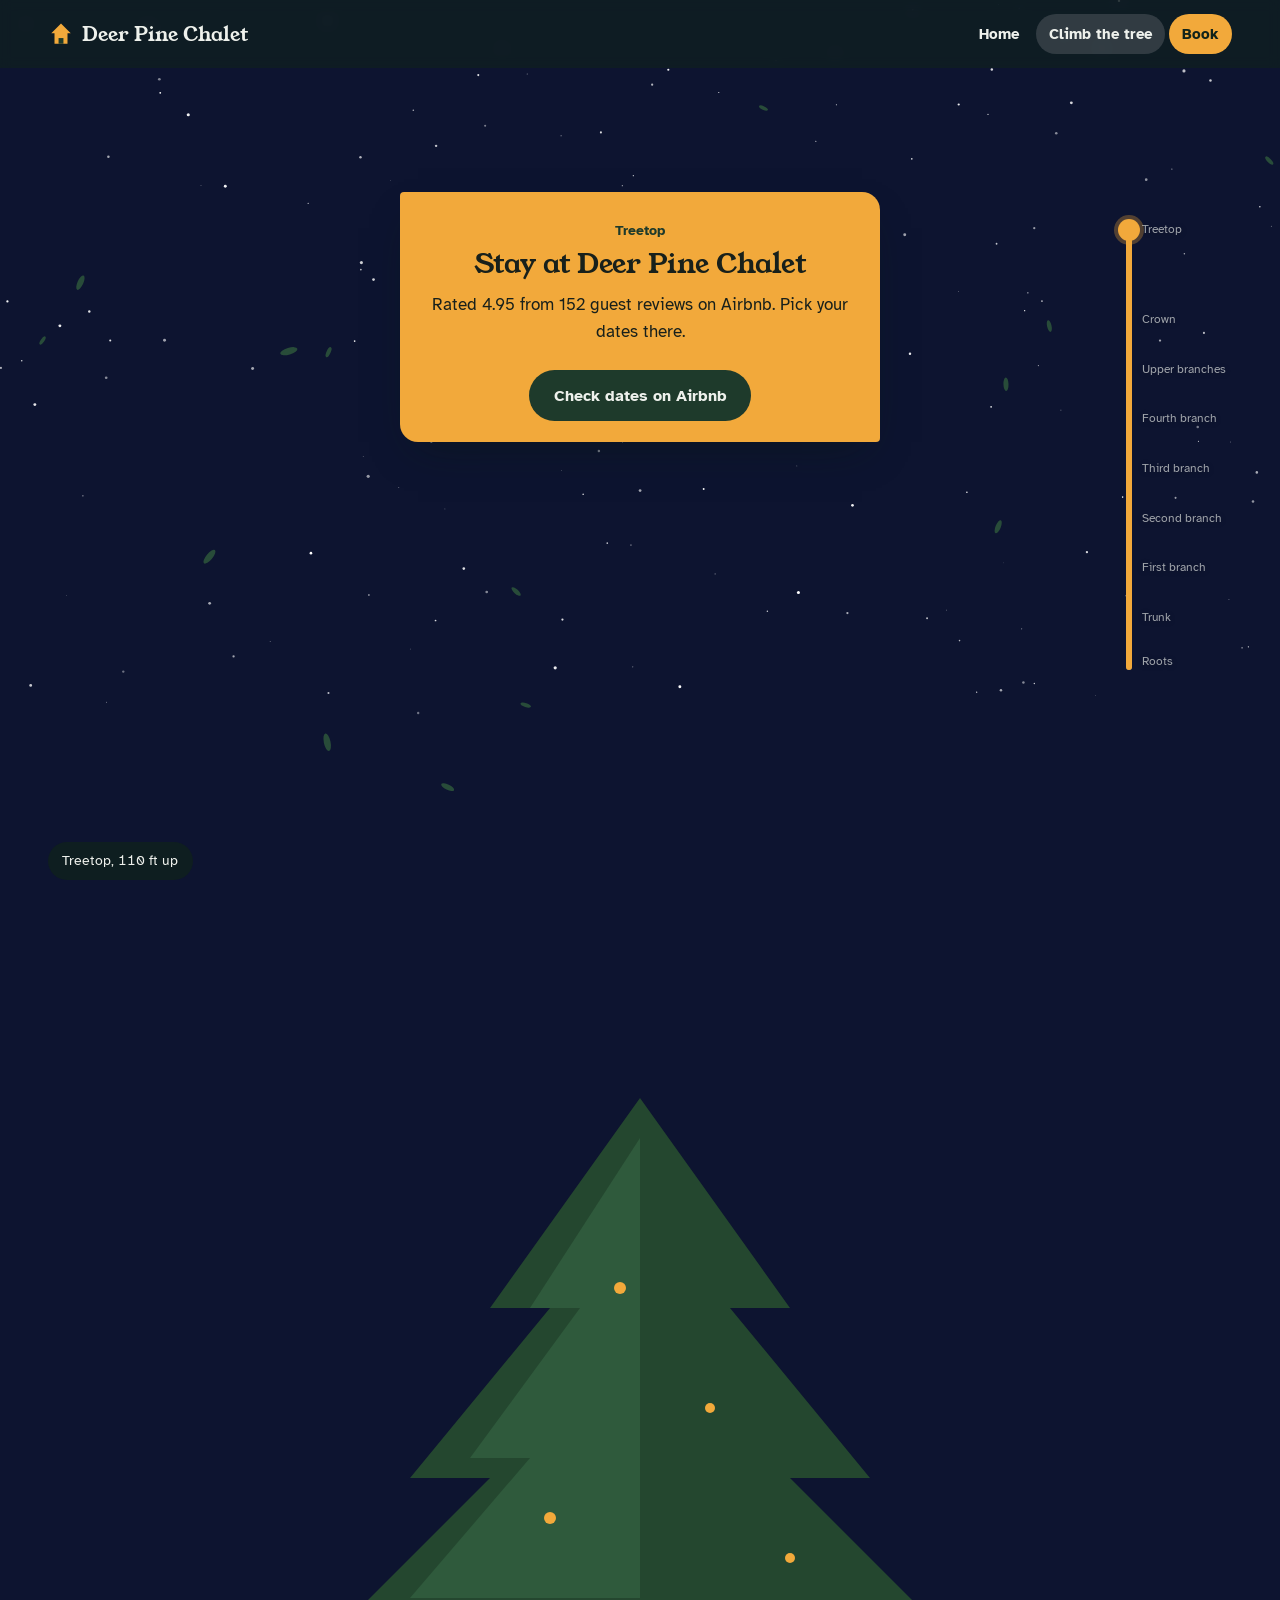
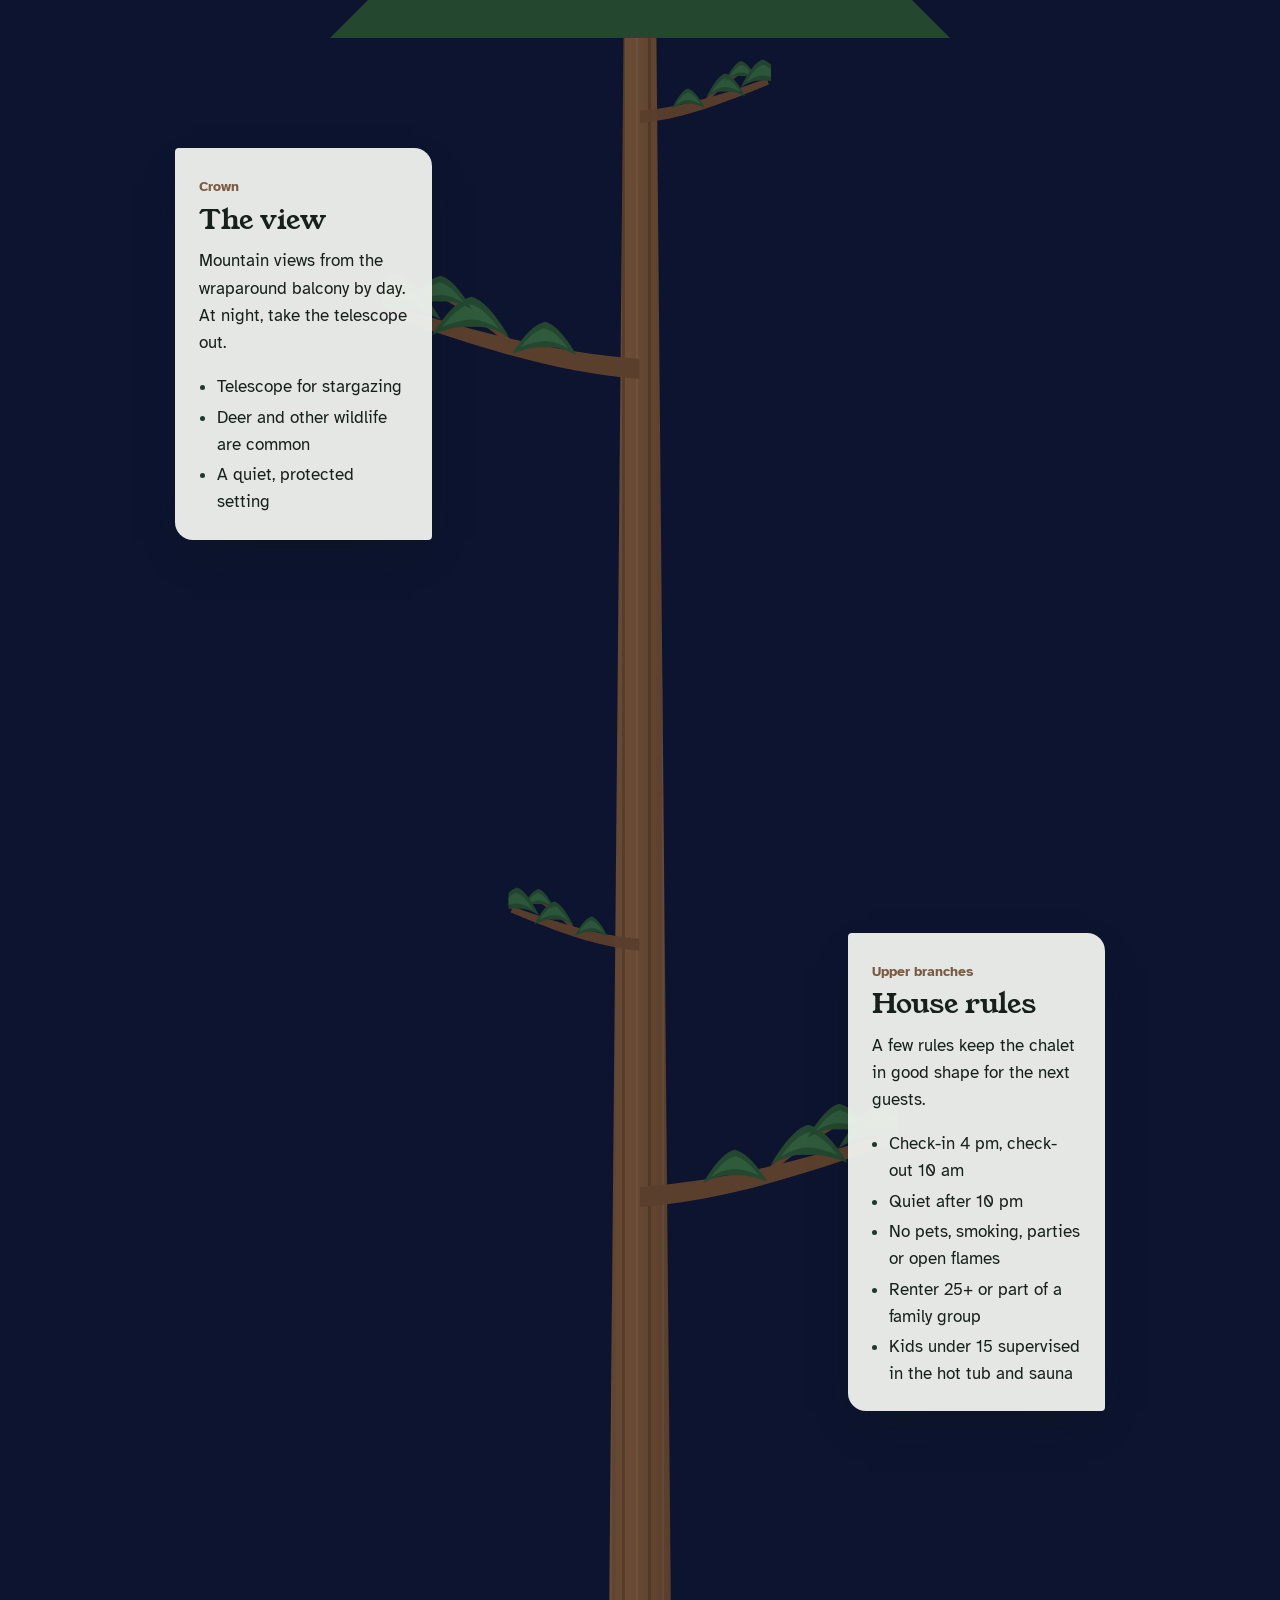
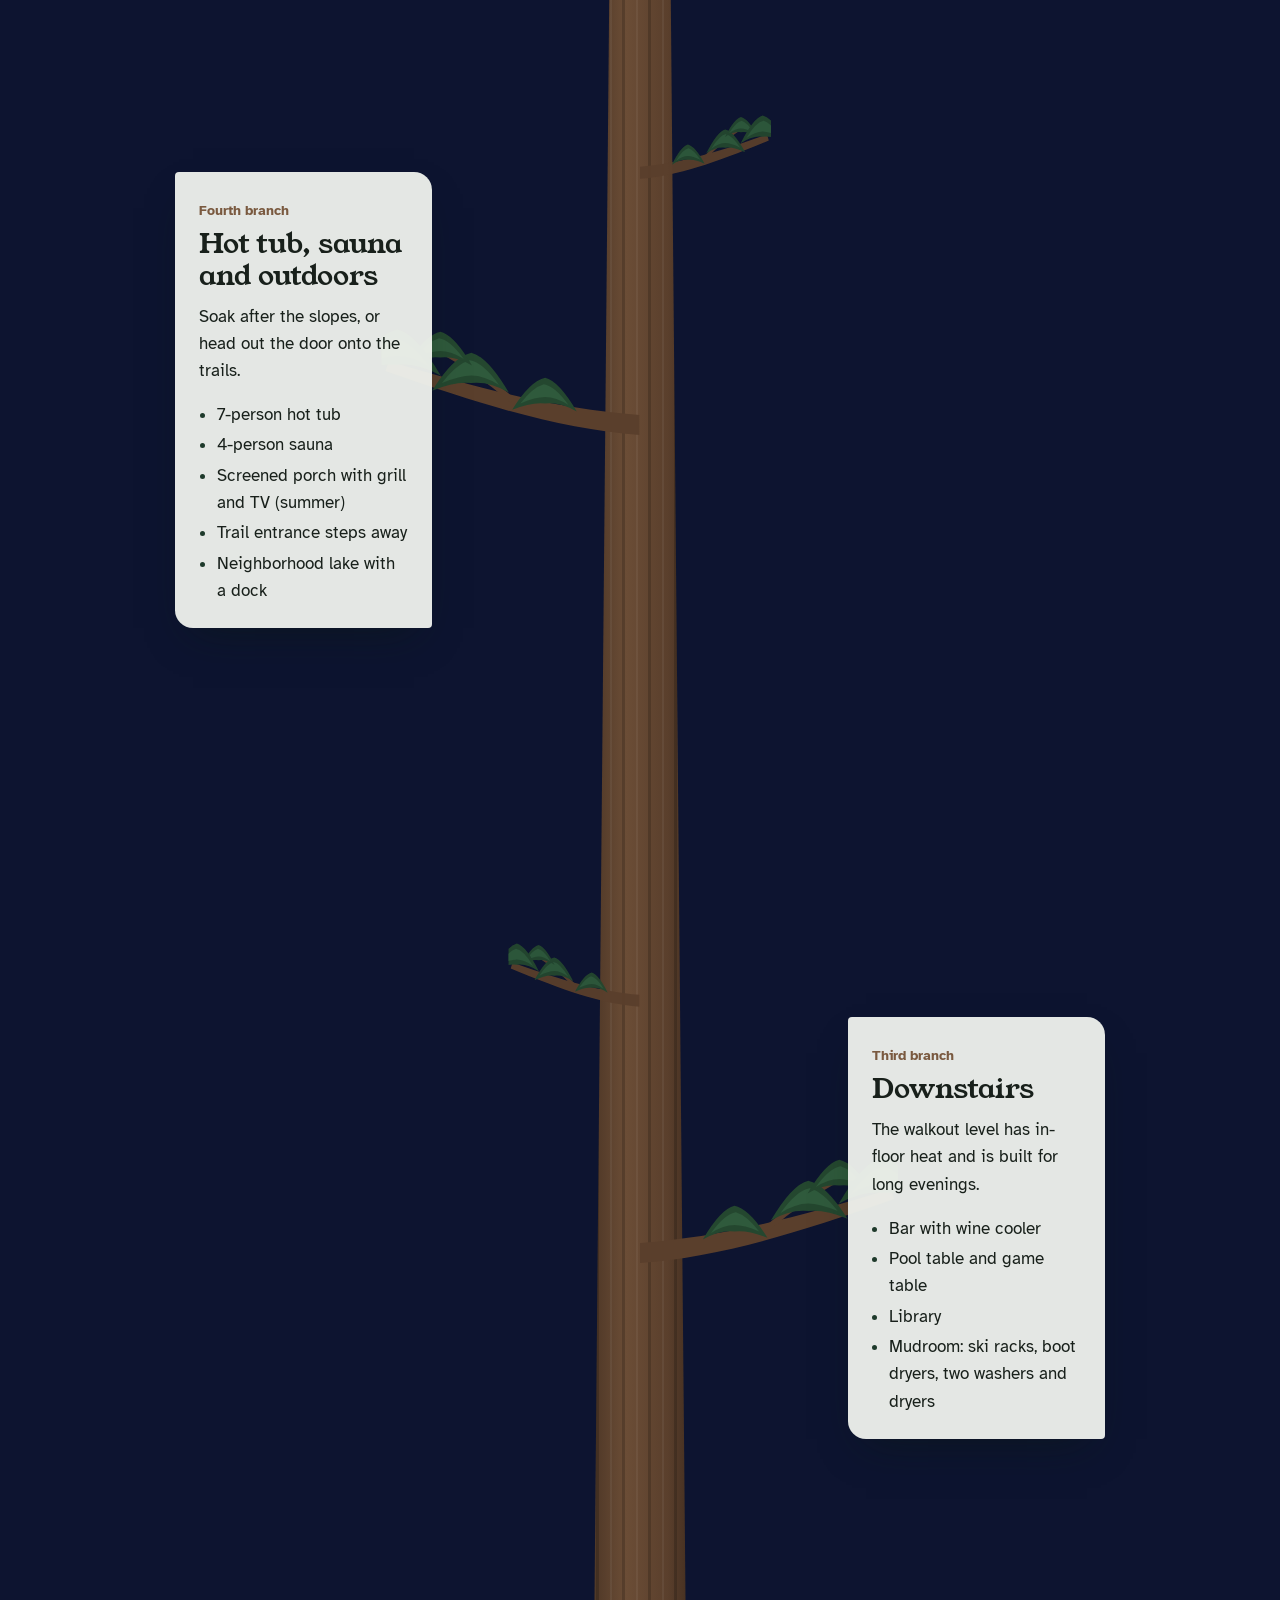
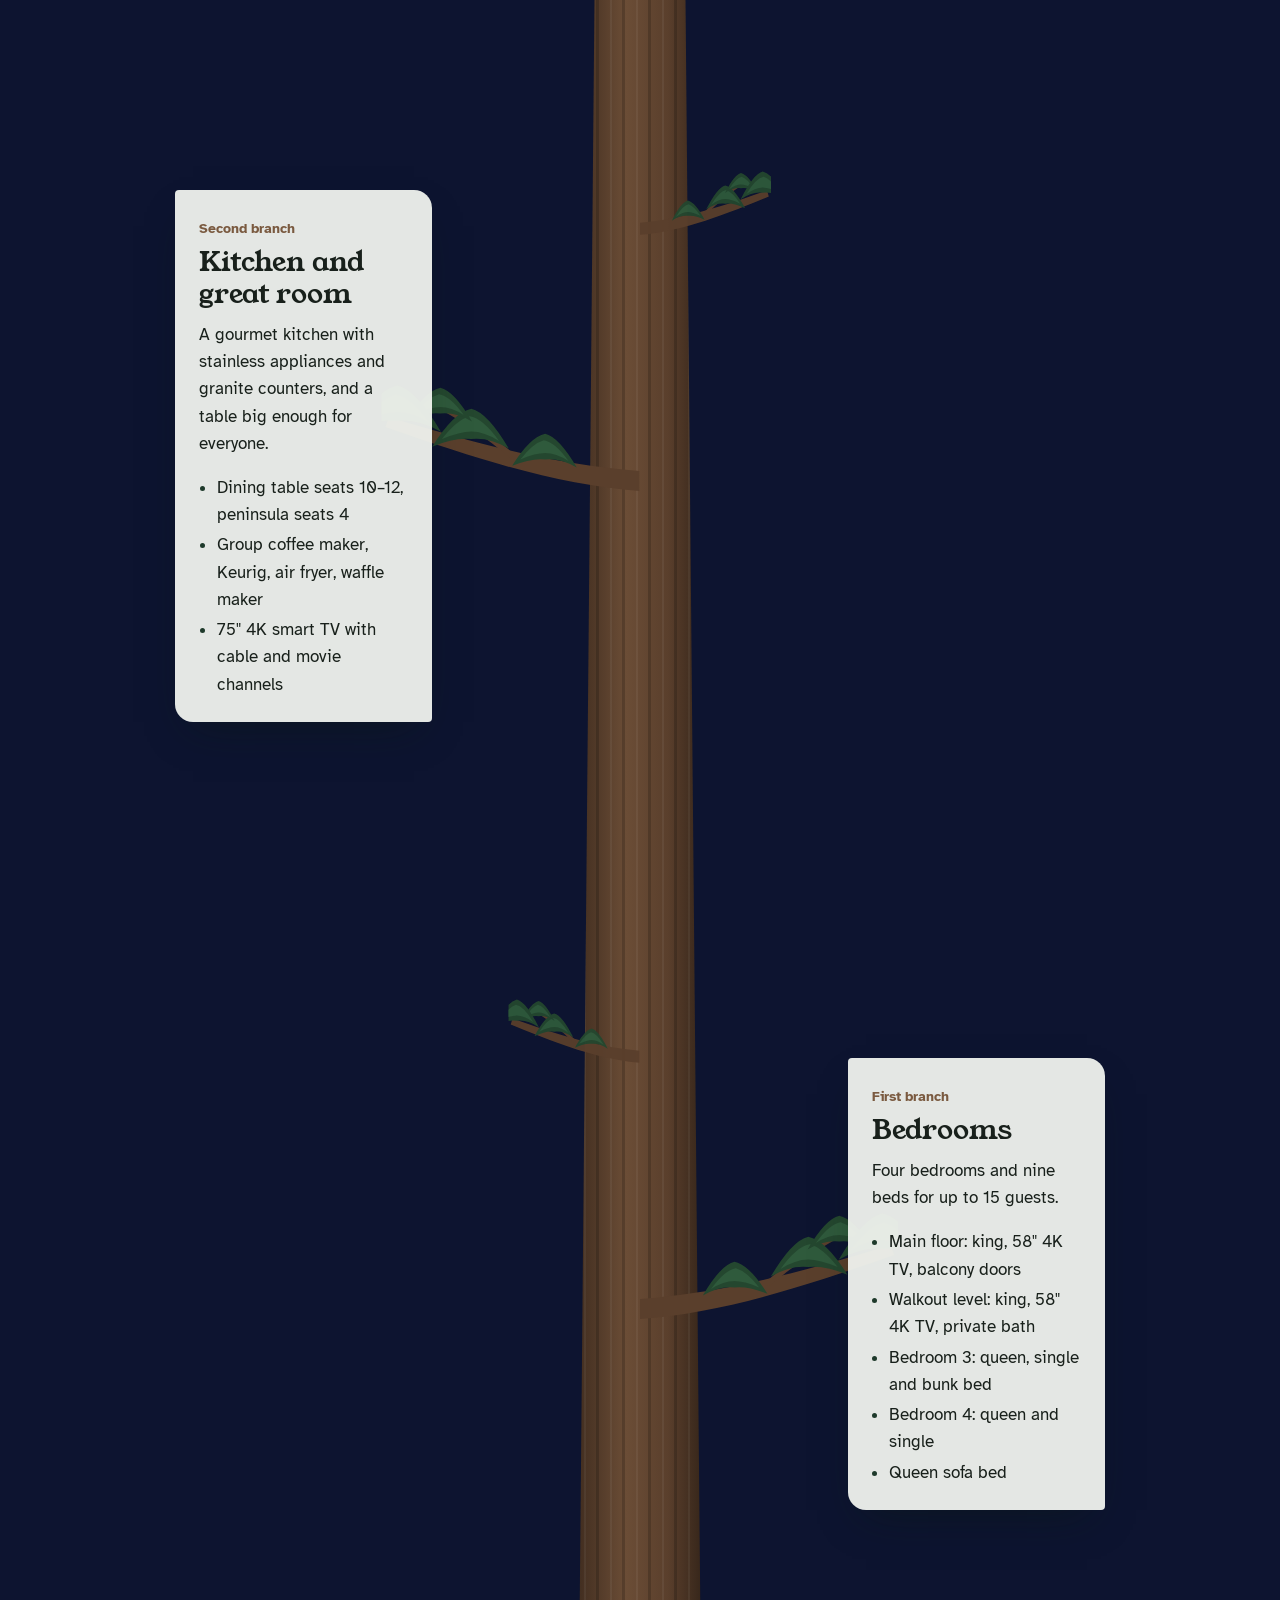
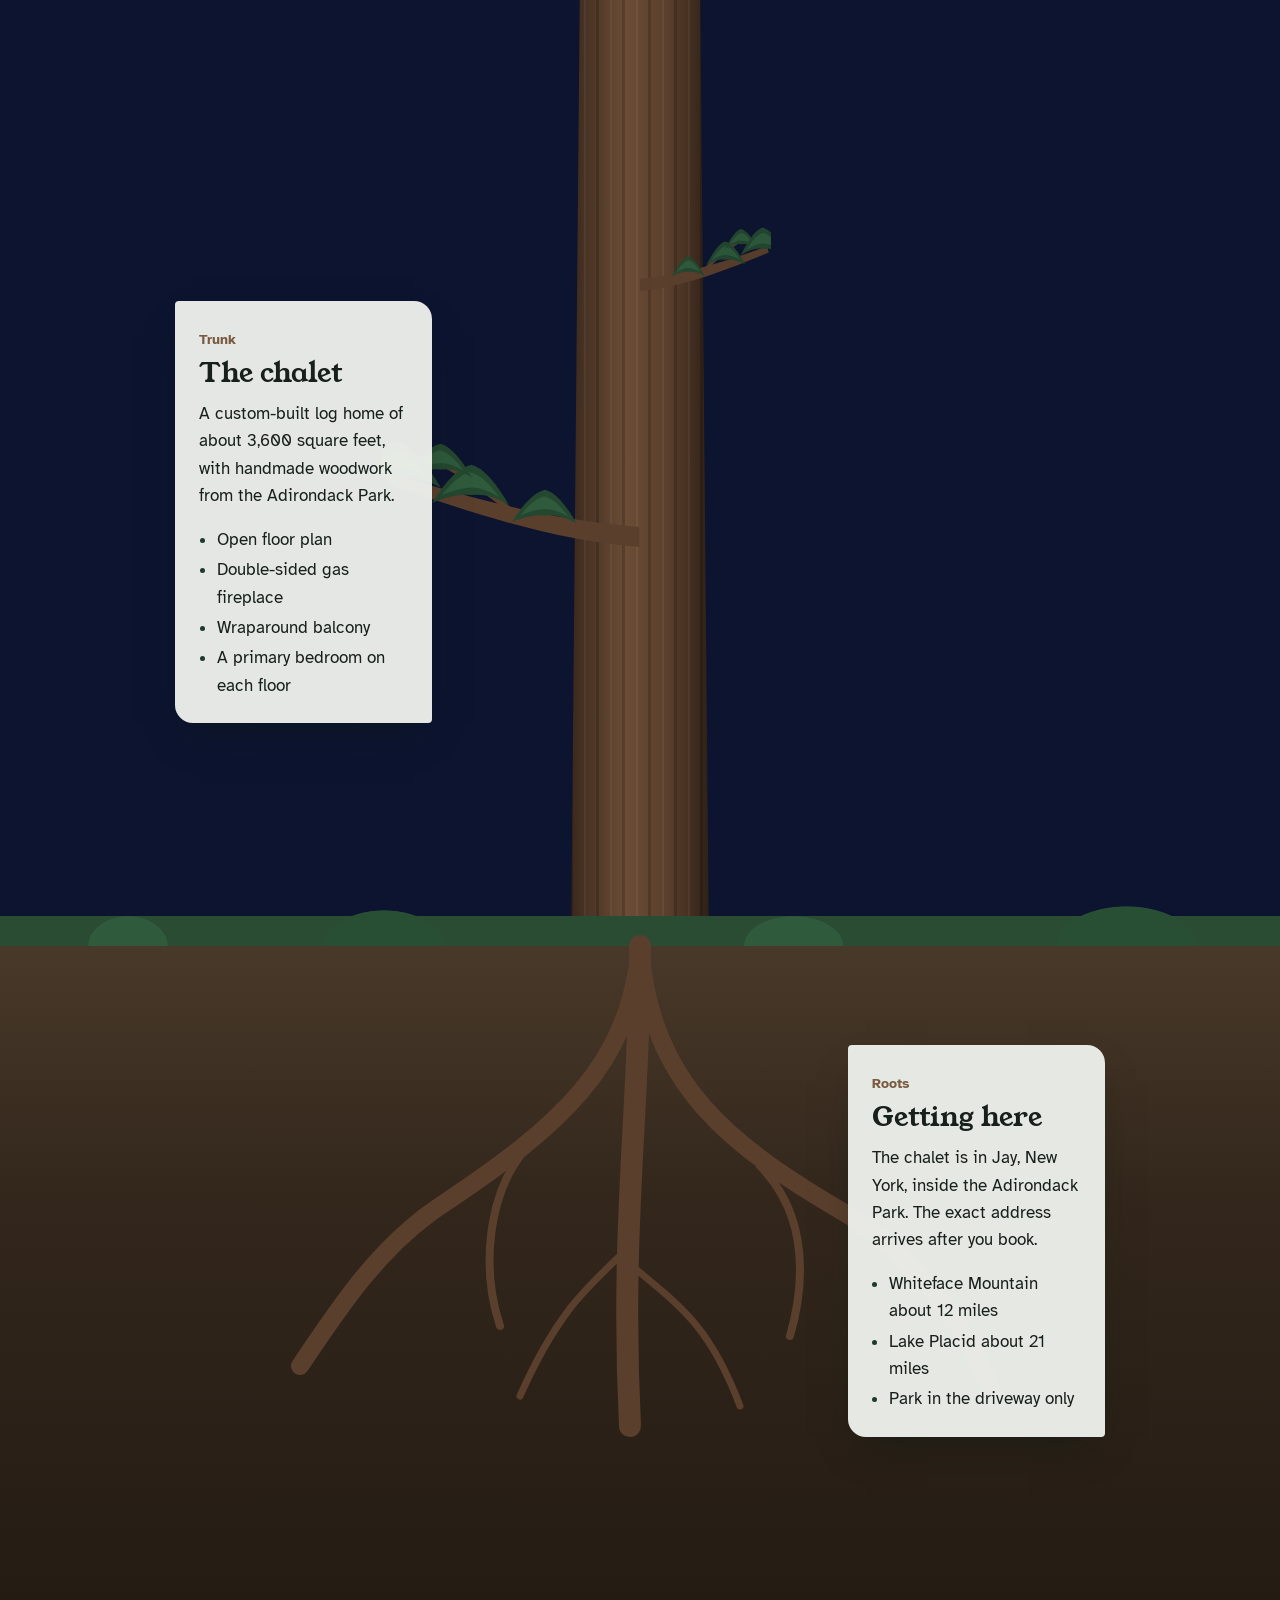
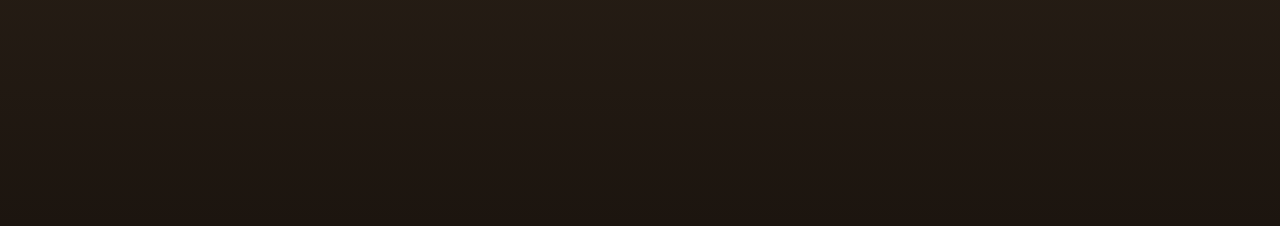
<file: deer-pine-chalet-site/tree.html>
<!doctype html>
<html lang="en">
<head>
  <meta charset="utf-8">
  <meta name="viewport" content="width=device-width, initial-scale=1, viewport-fit=cover">
  <title>Climb the tree — Deer Pine Chalet</title>
  <meta name="description" content="Start at the roots and scroll up to climb: everything about the stay, hung on the branches of a tall pine.">
  <meta name="theme-color" content="#1e3a2b">
  <link rel="icon" href="assets/img/favicon.svg" type="image/svg+xml">
  <link rel="preconnect" href="https://fonts.googleapis.com">
  <link rel="preconnect" href="https://fonts.gstatic.com" crossorigin>
  <link href="https://fonts.googleapis.com/css2?family=Atkinson+Hyperlegible:wght@400;700&family=Young+Serif&display=swap" rel="stylesheet">
  <link rel="stylesheet" href="assets/css/style.css">
</head>
<body class="tree-page">

<header class="site-header">
  <a class="brand" href="index.html">
    <svg viewBox="0 0 32 32" aria-hidden="true"><path d="M16 3 4 15h4v13h16V15h4z" fill="#f2a93b"/><path d="M13 28v-7h6v7" fill="#1e3a2b"/></svg>
    <span data-bind="name">Deer Pine Chalet</span>
  </a>
  <nav class="nav" aria-label="Main">
    <a href="index.html" class="nav-alt">Home</a>
    <a href="tree.html" aria-current="page">Climb the tree</a>
    <a class="nav-book" data-bind="airbnb" href="#">Book</a>
  </nav>
</header>

<canvas id="stars" aria-hidden="true"></canvas>
<canvas id="leaves" aria-hidden="true"></canvas>

<main class="climb" id="climb">
  <h1 class="sr-only">Climb the tree: the stay from roots to treetop</h1>
  <div class="trunk" id="trunk" aria-hidden="true"></div>

  <!-- Treetop stop is rendered here -->
  <div id="topStops"></div>

  <div class="crown" aria-hidden="true">
    <svg viewBox="0 0 900 560">
      <g fill="#24472f">
        <path d="M450 20 L300 230 H360 L220 400 H300 L140 560 H760 L600 400 H680 L540 230 H600Z"/>
      </g>
      <g fill="#2f5a3c">
        <path d="M450 60 L340 230 H390 L280 380 H340 L220 520 H450Z"/>
      </g>
      <g fill="#f2a93b">
        <circle cx="430" cy="210" r="6"/><circle cx="520" cy="330" r="5"/><circle cx="360" cy="440" r="6"/><circle cx="600" cy="480" r="5"/>
      </g>
    </svg>
  </div>

  <!-- Branch stops (crown to first branch) are rendered here -->
  <div id="branchStops"></div>

  <section class="ground" id="ground" aria-label="Ground level">
    <svg class="roots" viewBox="0 0 760 500" aria-hidden="true" fill="none" stroke="#5a3f2c" stroke-linecap="round">
      <path d="M380 0 C370 120 300 180 180 260 C120 300 80 360 40 420" stroke-width="18"/>
      <path d="M380 0 C390 140 470 200 590 270 C650 310 700 370 730 440" stroke-width="18"/>
      <path d="M380 0 C380 160 360 280 370 480" stroke-width="22"/>
      <path d="M260 210 C230 250 220 320 240 380" stroke-width="8"/>
      <path d="M500 220 C540 260 550 320 530 390" stroke-width="8"/>
      <path d="M370 300 C330 340 300 360 260 450" stroke-width="7"/>
      <path d="M372 320 C420 360 450 380 480 460" stroke-width="7"/>
    </svg>
    <div id="rootStop"></div>
    <p class="ground-hint" id="hint">
      <svg class="arrow" viewBox="0 0 28 28" aria-hidden="true"><path d="M14 24V4M5 12l9-9 9 9" stroke="#b7c49a" stroke-width="3" fill="none"/></svg>
      Scroll up to climb
    </p>
  </section>
</main>

<aside class="altimeter" aria-label="Climb progress">
  <div class="alt-track"><div class="alt-fill"></div><div class="alt-climber"></div></div>
  <ul class="alt-labels" id="altLabels"></ul>
</aside>
<div class="alt-readout" id="readout" aria-live="off">Roots</div>

<script src="assets/js/config.js"></script>
<script src="assets/js/main.js"></script>
<script src="assets/js/tree.js"></script>
</body>
</html>
</file>
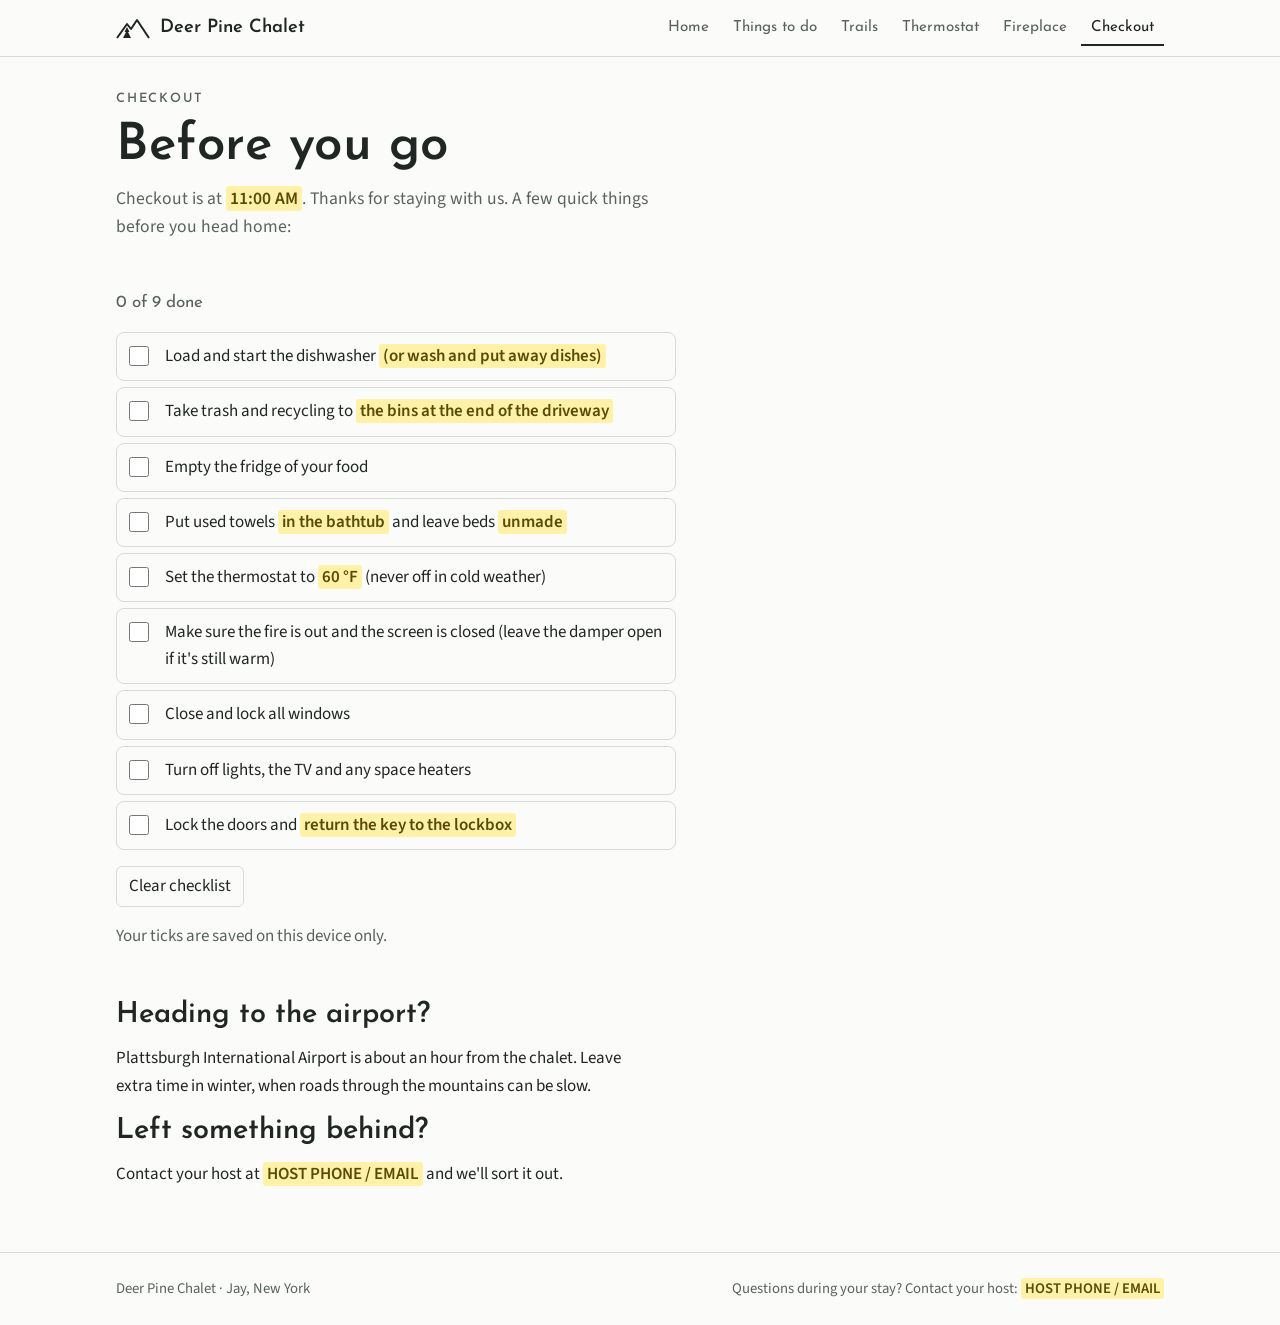
<file: deer-pine-chalet/checkout.html>
<!doctype html>
<html lang="en">
<head>
<meta charset="utf-8">
<meta name="viewport" content="width=device-width, initial-scale=1, viewport-fit=cover">
<meta name="robots" content="noindex, nofollow">
<title>Checkout · Deer Pine Chalet</title>
<meta name="description" content="Guest guide for Deer Pine Chalet in Jay, New York.">
<link rel="icon" href="assets/img/favicon.svg" type="image/svg+xml">
<link rel="preconnect" href="https://fonts.googleapis.com">
<link rel="preconnect" href="https://fonts.gstatic.com" crossorigin>
<link rel="stylesheet" href="https://fonts.googleapis.com/css2?family=Josefin+Sans:wght@400;600;700&family=Source+Sans+3:wght@400;600&display=swap">
<link rel="stylesheet" href="assets/style.css">
</head>
<body>
<header class="site-header">
  <div class="wrap">
    <a class="brand" href="index.html"><svg viewBox="0 0 34 24" aria-hidden="true"><path d="M1 22 L11 8 L15 13 L21 4 L33 22" fill="none" stroke="currentColor" stroke-width="2" stroke-linejoin="round"/><path d="M7 22 L10 16 L8.5 16 L11 11 L13.5 16 L12 16 L15 22 Z" fill="currentColor"/></svg>Deer Pine Chalet</a>
    <nav class="nav" aria-label="Guide sections"><a href="index.html">Home</a><a href="activities.html">Things to do</a><a href="trails.html">Trails</a><a href="thermostat.html">Thermostat</a><a href="fireplace.html">Fireplace</a><a href="checkout.html" aria-current="page">Checkout</a></nav>
  </div>
</header>
<main class="wrap">

<section class="page-head">
  <span class="eyebrow">Checkout</span>
  <h1>Before you go</h1>
  <p>Checkout is at <span class="todo">11:00 AM</span>. Thanks for staying with us. A few quick things before you head home:</p>
</section>
<section>
  <span class="progress" id="progress" aria-live="polite"></span>
  <ul class="checklist" data-checklist="v1"><li><label><input type="checkbox" id="co-dishes"><span>Load and start the dishwasher <span class="todo">(or wash and put away dishes)</span></span></label></li><li><label><input type="checkbox" id="co-trash"><span>Take trash and recycling to <span class="todo">the bins at the end of the driveway</span></span></label></li><li><label><input type="checkbox" id="co-fridge"><span>Empty the fridge of your food</span></label></li><li><label><input type="checkbox" id="co-towels"><span>Put used towels <span class="todo">in the bathtub</span> and leave beds <span class="todo">unmade</span></span></label></li><li><label><input type="checkbox" id="co-thermo"><span>Set the thermostat to <span class="todo">60 °F</span> (never off in cold weather)</span></label></li><li><label><input type="checkbox" id="co-fire"><span>Make sure the fire is out and the screen is closed (leave the damper open if it's still warm)</span></label></li><li><label><input type="checkbox" id="co-windows"><span>Close and lock all windows</span></label></li><li><label><input type="checkbox" id="co-lights"><span>Turn off lights, the TV and any space heaters</span></label></li><li><label><input type="checkbox" id="co-doors"><span>Lock the doors and <span class="todo">return the key to the lockbox</span></span></label></li></ul>
  <button class="plain" id="reset" type="button">Clear checklist</button>
  <p class="muted">Your ticks are saved on this device only.</p>
</section>
<section class="prose">
  <h2>Heading to the airport?</h2>
  <p>Plattsburgh International Airport is about an hour from the chalet. Leave extra time in winter, when roads through the mountains can be slow.</p>
  <h2>Left something behind?</h2>
  <p>Contact your host at <span class="todo">HOST PHONE / EMAIL</span> and we'll sort it out.</p>
</section>

</main>
<footer class="site-footer">
  <div class="wrap">
    <span>Deer Pine Chalet · Jay, New York</span>
    <span>Questions during your stay? Contact your host: <span class="todo">HOST PHONE / EMAIL</span></span>
  </div>
</footer>
<script src="assets/site.js"></script>
</body>
</html>
</file>
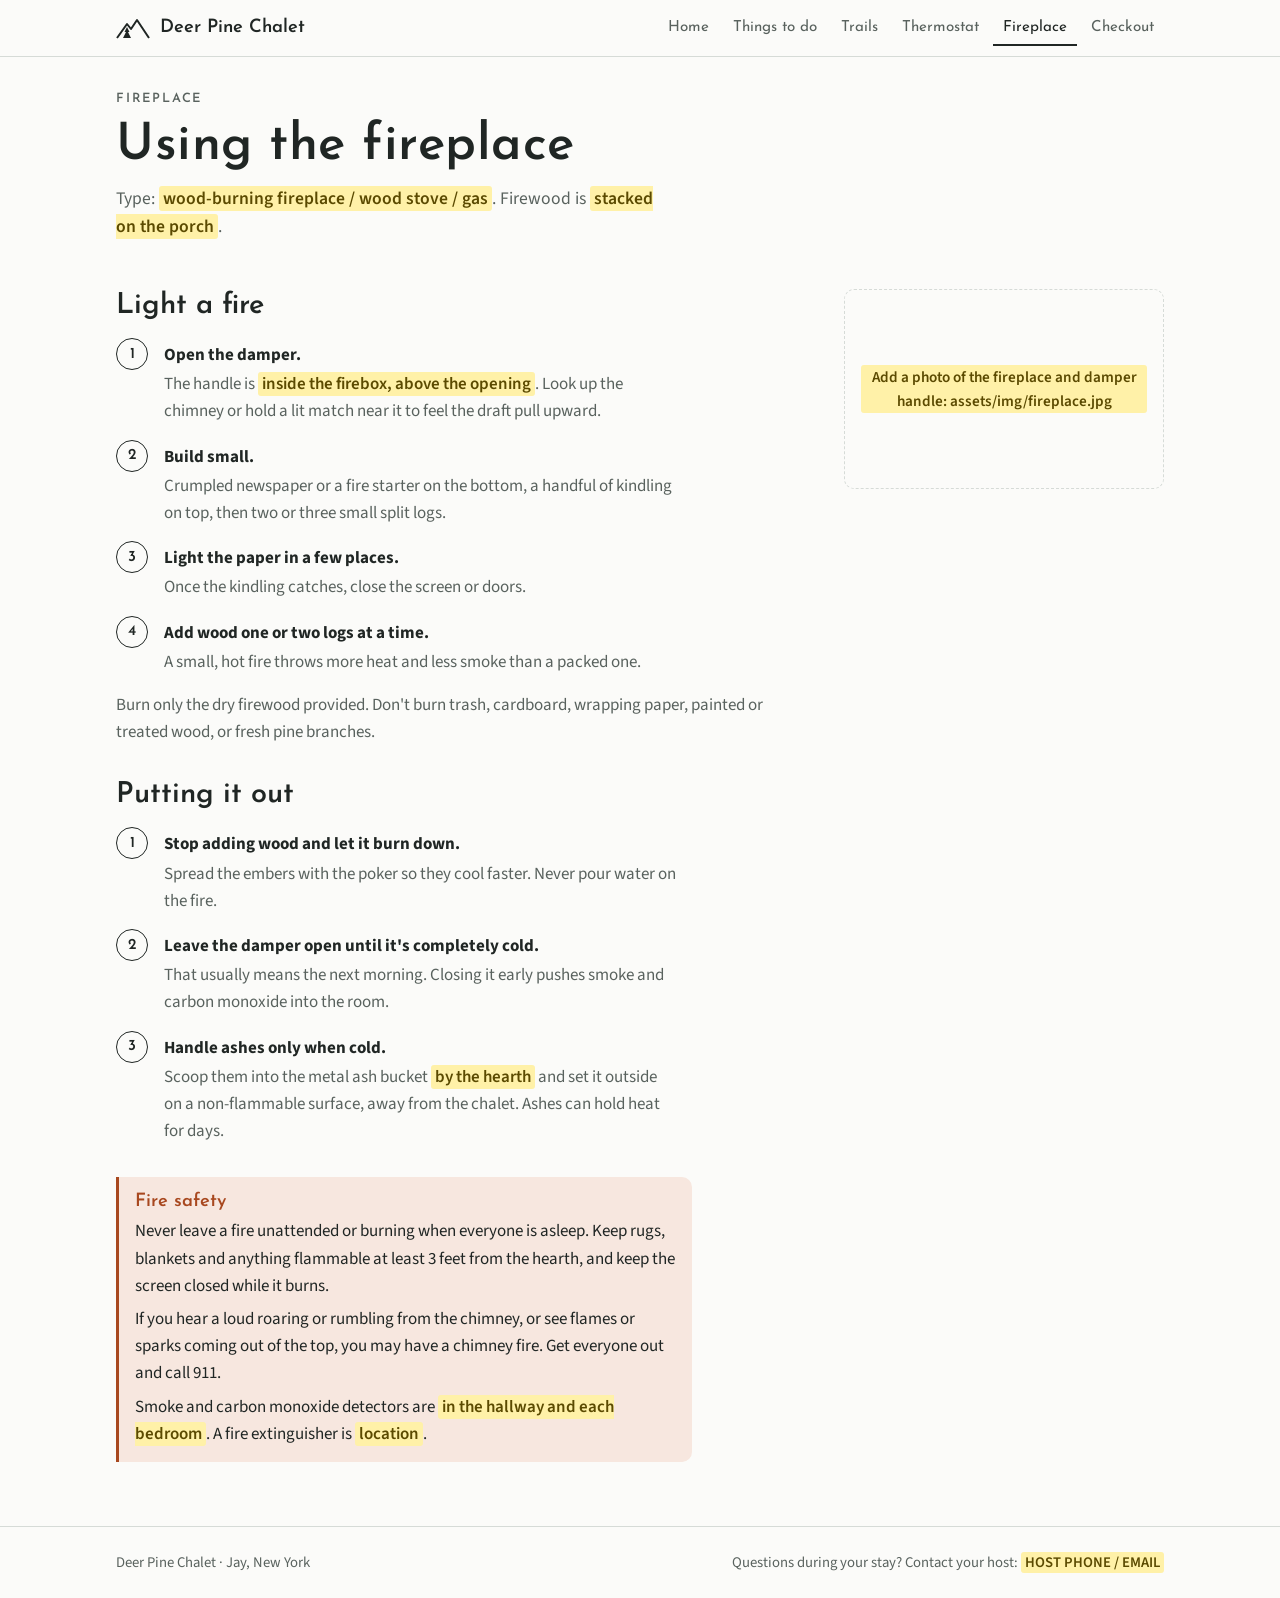
<file: deer-pine-chalet/fireplace.html>
<!doctype html>
<html lang="en">
<head>
<meta charset="utf-8">
<meta name="viewport" content="width=device-width, initial-scale=1, viewport-fit=cover">
<meta name="robots" content="noindex, nofollow">
<title>Fireplace · Deer Pine Chalet</title>
<meta name="description" content="Guest guide for Deer Pine Chalet in Jay, New York.">
<link rel="icon" href="assets/img/favicon.svg" type="image/svg+xml">
<link rel="preconnect" href="https://fonts.googleapis.com">
<link rel="preconnect" href="https://fonts.gstatic.com" crossorigin>
<link rel="stylesheet" href="https://fonts.googleapis.com/css2?family=Josefin+Sans:wght@400;600;700&family=Source+Sans+3:wght@400;600&display=swap">
<link rel="stylesheet" href="assets/style.css">
</head>
<body>
<header class="site-header">
  <div class="wrap">
    <a class="brand" href="index.html"><svg viewBox="0 0 34 24" aria-hidden="true"><path d="M1 22 L11 8 L15 13 L21 4 L33 22" fill="none" stroke="currentColor" stroke-width="2" stroke-linejoin="round"/><path d="M7 22 L10 16 L8.5 16 L11 11 L13.5 16 L12 16 L15 22 Z" fill="currentColor"/></svg>Deer Pine Chalet</a>
    <nav class="nav" aria-label="Guide sections"><a href="index.html">Home</a><a href="activities.html">Things to do</a><a href="trails.html">Trails</a><a href="thermostat.html">Thermostat</a><a href="fireplace.html" aria-current="page">Fireplace</a><a href="checkout.html">Checkout</a></nav>
  </div>
</header>
<main class="wrap">

<section class="page-head">
  <span class="eyebrow">Fireplace</span>
  <h1>Using the fireplace</h1>
  <p>Type: <span class="todo">wood-burning fireplace / wood stove / gas</span>. Firewood is <span class="todo">stacked on the porch</span>.</p>
</section>
<!-- OWNER NOTE: These steps are for a wood-burning fireplace or stove.
     If yours is gas, replace the "Light a fire" and "Putting it out" sections with your unit's steps, for example:
       1. Flip the wall switch (or press ON on the remote) to light it.
       2. Use the remote to adjust flame height.
       3. Turn it off with the same switch or remote. Never leave it on overnight or when you go out.
       4. If you smell gas, don't use any switches. Leave the chalet and call 911. -->
<div class="split">
  <div style="display:grid;gap:32px">
    <section>
      <h2>Light a fire</h2>
      <ol class="steps">
        <li><div><strong>Open the damper.</strong><span class="muted">The handle is <span class="todo">inside the firebox, above the opening</span>. Look up the chimney or hold a lit match near it to feel the draft pull upward.</span></div></li>
        <li><div><strong>Build small.</strong><span class="muted">Crumpled newspaper or a fire starter on the bottom, a handful of kindling on top, then two or three small split logs.</span></div></li>
        <li><div><strong>Light the paper in a few places.</strong><span class="muted">Once the kindling catches, close the screen or doors.</span></div></li>
        <li><div><strong>Add wood one or two logs at a time.</strong><span class="muted">A small, hot fire throws more heat and less smoke than a packed one.</span></div></li>
      </ol>
      <p class="muted">Burn only the dry firewood provided. Don't burn trash, cardboard, wrapping paper, painted or treated wood, or fresh pine branches.</p>
    </section>
    <section>
      <h2>Putting it out</h2>
      <ol class="steps">
        <li><div><strong>Stop adding wood and let it burn down.</strong><span class="muted">Spread the embers with the poker so they cool faster. Never pour water on the fire.</span></div></li>
        <li><div><strong>Leave the damper open until it's completely cold.</strong><span class="muted">That usually means the next morning. Closing it early pushes smoke and carbon monoxide into the room.</span></div></li>
        <li><div><strong>Handle ashes only when cold.</strong><span class="muted">Scoop them into the metal ash bucket <span class="todo">by the hearth</span> and set it outside on a non-flammable surface, away from the chalet. Ashes can hold heat for days.</span></div></li>
      </ol>
    </section>
    <section>
      <div class="callout safety">
        <h3>Fire safety</h3>
        <p>Never leave a fire unattended or burning when everyone is asleep. Keep rugs, blankets and anything flammable at least 3 feet from the hearth, and keep the screen closed while it burns.</p>
        <p>If you hear a loud roaring or rumbling from the chimney, or see flames or sparks coming out of the top, you may have a chimney fire. Get everyone out and call 911.</p>
        <p>Smoke and carbon monoxide detectors are <span class="todo">in the hallway and each bedroom</span>. A fire extinguisher is <span class="todo">location</span>.</p>
      </div>
    </section>
  </div>
  <figure class="photo-slot"><span class="todo">Add a photo of the fireplace and damper handle: assets/img/fireplace.jpg</span></figure>
</div>

</main>
<footer class="site-footer">
  <div class="wrap">
    <span>Deer Pine Chalet · Jay, New York</span>
    <span>Questions during your stay? Contact your host: <span class="todo">HOST PHONE / EMAIL</span></span>
  </div>
</footer>
<script src="assets/site.js"></script>
</body>
</html>
</file>
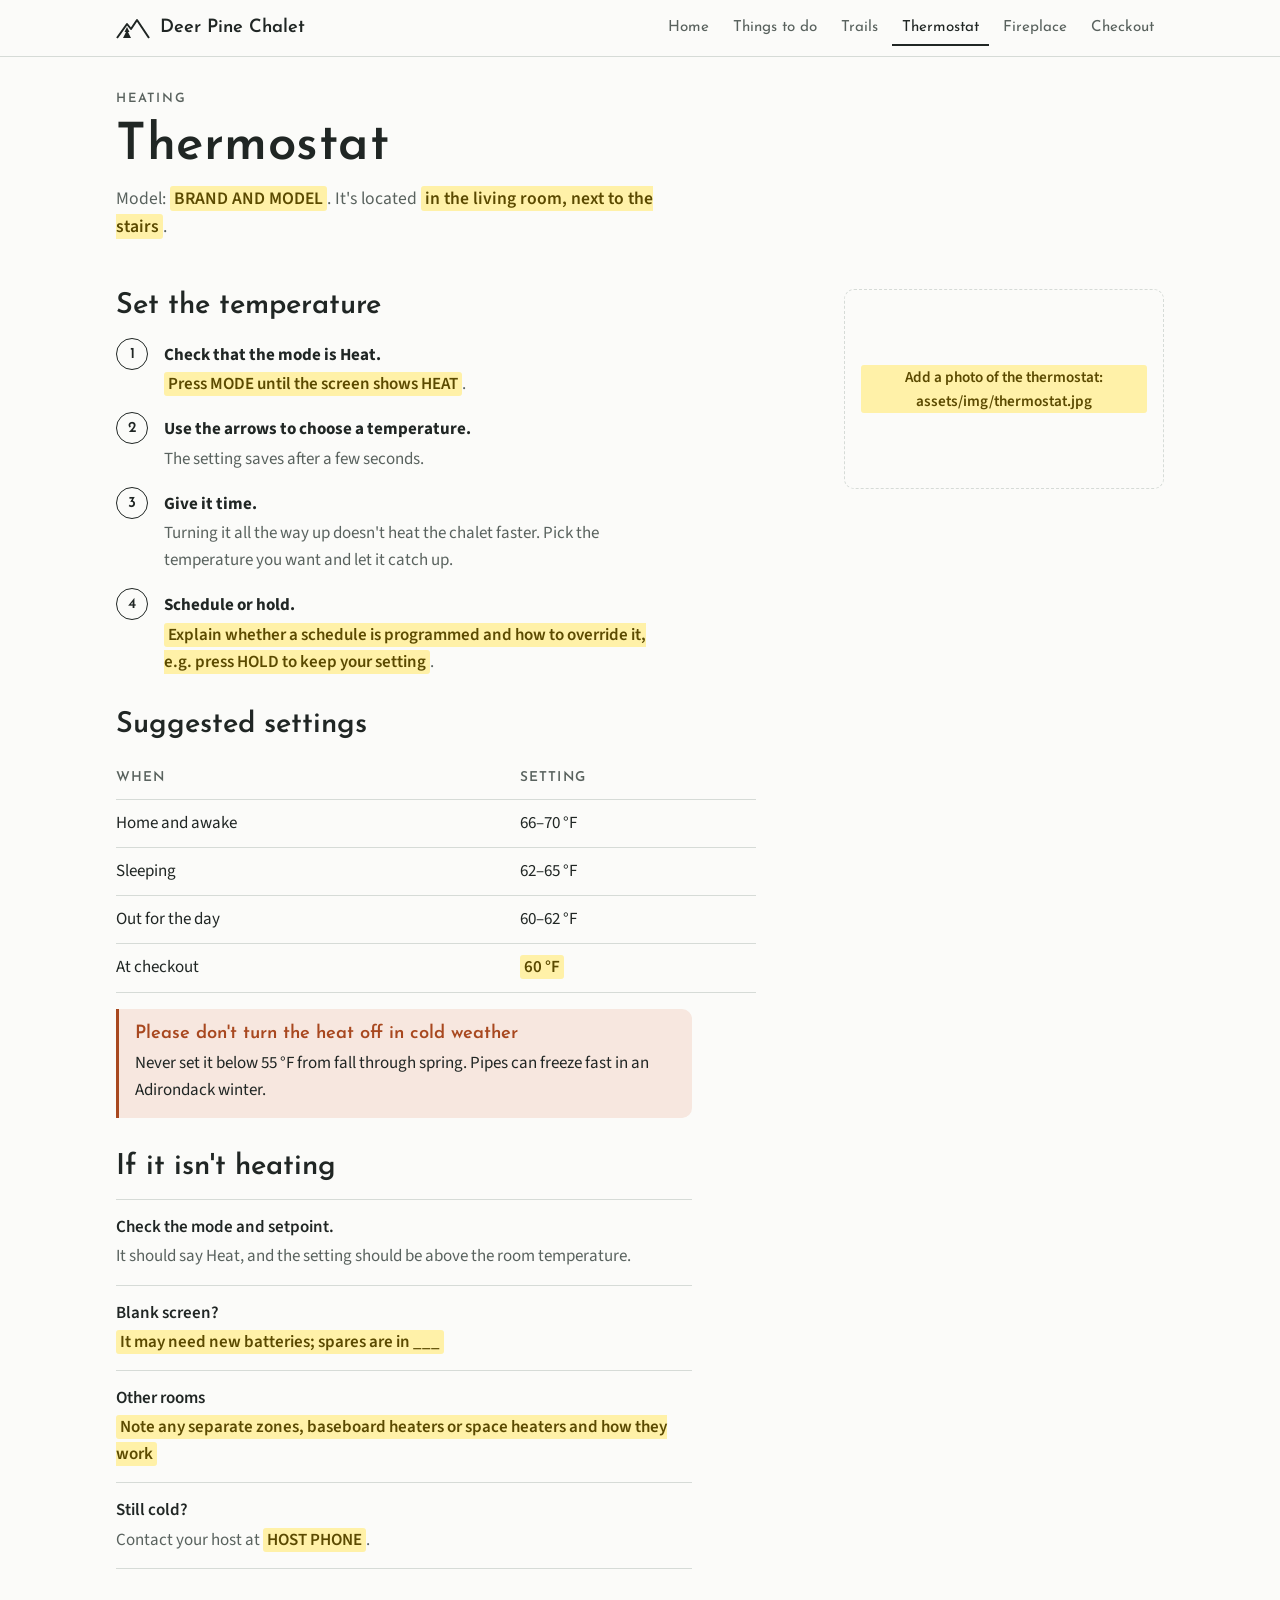
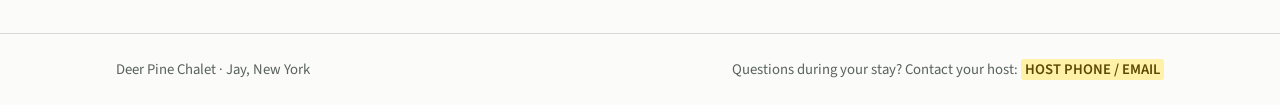
<file: deer-pine-chalet/thermostat.html>
<!doctype html>
<html lang="en">
<head>
<meta charset="utf-8">
<meta name="viewport" content="width=device-width, initial-scale=1, viewport-fit=cover">
<meta name="robots" content="noindex, nofollow">
<title>Thermostat · Deer Pine Chalet</title>
<meta name="description" content="Guest guide for Deer Pine Chalet in Jay, New York.">
<link rel="icon" href="assets/img/favicon.svg" type="image/svg+xml">
<link rel="preconnect" href="https://fonts.googleapis.com">
<link rel="preconnect" href="https://fonts.gstatic.com" crossorigin>
<link rel="stylesheet" href="https://fonts.googleapis.com/css2?family=Josefin+Sans:wght@400;600;700&family=Source+Sans+3:wght@400;600&display=swap">
<link rel="stylesheet" href="assets/style.css">
</head>
<body>
<header class="site-header">
  <div class="wrap">
    <a class="brand" href="index.html"><svg viewBox="0 0 34 24" aria-hidden="true"><path d="M1 22 L11 8 L15 13 L21 4 L33 22" fill="none" stroke="currentColor" stroke-width="2" stroke-linejoin="round"/><path d="M7 22 L10 16 L8.5 16 L11 11 L13.5 16 L12 16 L15 22 Z" fill="currentColor"/></svg>Deer Pine Chalet</a>
    <nav class="nav" aria-label="Guide sections"><a href="index.html">Home</a><a href="activities.html">Things to do</a><a href="trails.html">Trails</a><a href="thermostat.html" aria-current="page">Thermostat</a><a href="fireplace.html">Fireplace</a><a href="checkout.html">Checkout</a></nav>
  </div>
</header>
<main class="wrap">

<section class="page-head">
  <span class="eyebrow">Heating</span>
  <h1>Thermostat</h1>
  <p>Model: <span class="todo">BRAND AND MODEL</span>. It's located <span class="todo">in the living room, next to the stairs</span>.</p>
</section>
<div class="split">
  <div style="display:grid;gap:32px">
    <section>
      <h2>Set the temperature</h2>
      <ol class="steps">
        <li><div><strong>Check that the mode is Heat.</strong><span class="muted"><span class="todo">Press MODE until the screen shows HEAT</span>.</span></div></li>
        <li><div><strong>Use the arrows to choose a temperature.</strong><span class="muted">The setting saves after a few seconds.</span></div></li>
        <li><div><strong>Give it time.</strong><span class="muted">Turning it all the way up doesn't heat the chalet faster. Pick the temperature you want and let it catch up.</span></div></li>
        <li><div><strong>Schedule or hold.</strong><span class="muted"><span class="todo">Explain whether a schedule is programmed and how to override it, e.g. press HOLD to keep your setting</span>.</span></div></li>
      </ol>
    </section>
    <section>
      <h2>Suggested settings</h2>
      <div class="table-wrap">
        <table>
          <thead><tr><th>When</th><th>Setting</th></tr></thead>
          <tbody>
            <tr><td>Home and awake</td><td>66–70 °F</td></tr>
            <tr><td>Sleeping</td><td>62–65 °F</td></tr>
            <tr><td>Out for the day</td><td>60–62 °F</td></tr>
            <tr><td>At checkout</td><td><span class="todo">60 °F</span></td></tr>
          </tbody>
        </table>
      </div>
      <div class="callout safety">
        <h3>Please don't turn the heat off in cold weather</h3>
        <p>Never set it below 55 °F from fall through spring. Pipes can freeze fast in an Adirondack winter.</p>
      </div>
    </section>
    <section>
      <h2>If it isn't heating</h2>
      <ul class="tips">
        <li><strong>Check the mode and setpoint.</strong><span class="muted">It should say Heat, and the setting should be above the room temperature.</span></li>
        <li><strong>Blank screen?</strong><span class="muted"><span class="todo">It may need new batteries; spares are in ___</span></span></li>
        <li><strong>Other rooms</strong><span class="muted"><span class="todo">Note any separate zones, baseboard heaters or space heaters and how they work</span></span></li>
        <li><strong>Still cold?</strong><span class="muted">Contact your host at <span class="todo">HOST PHONE</span>.</span></li>
      </ul>
    </section>
  </div>
  <figure class="photo-slot"><span class="todo">Add a photo of the thermostat: assets/img/thermostat.jpg</span></figure>
</div>

</main>
<footer class="site-footer">
  <div class="wrap">
    <span>Deer Pine Chalet · Jay, New York</span>
    <span>Questions during your stay? Contact your host: <span class="todo">HOST PHONE / EMAIL</span></span>
  </div>
</footer>
<script src="assets/site.js"></script>
</body>
</html>
</file>
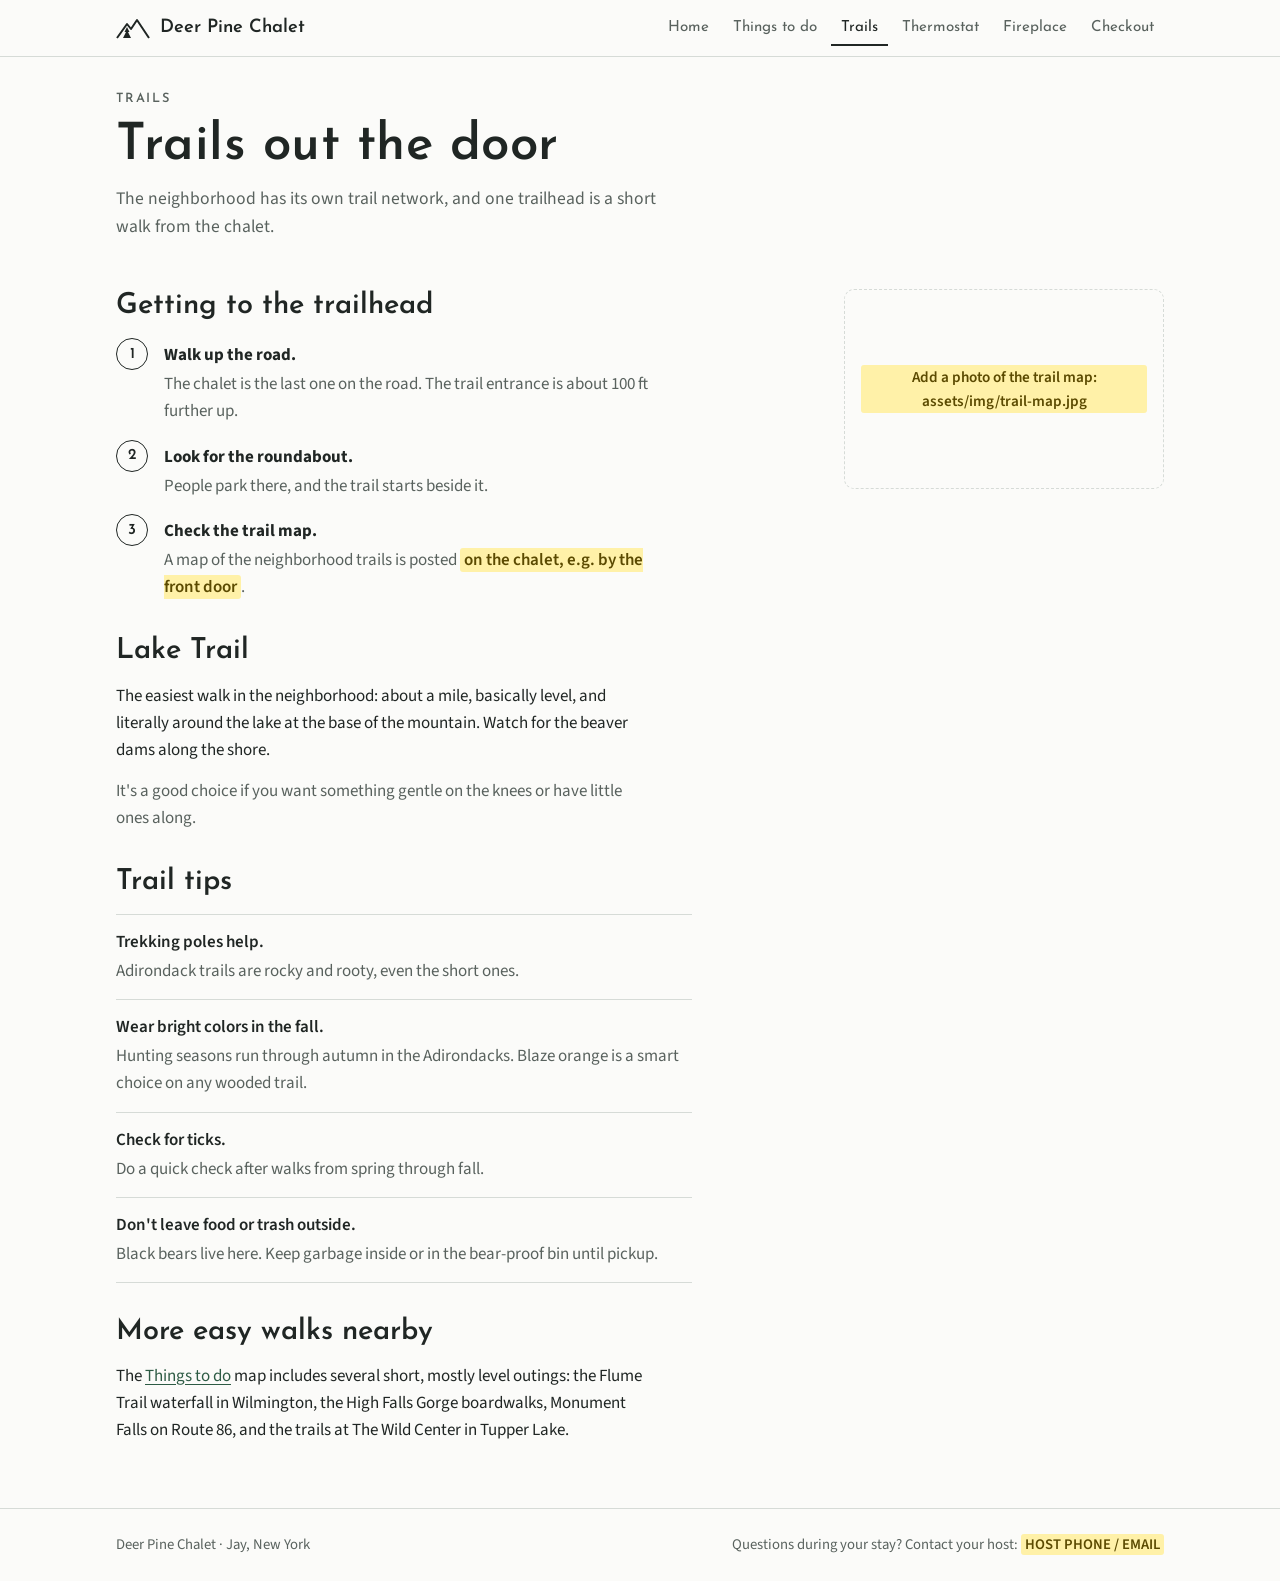
<file: deer-pine-chalet/trails.html>
<!doctype html>
<html lang="en">
<head>
<meta charset="utf-8">
<meta name="viewport" content="width=device-width, initial-scale=1, viewport-fit=cover">
<meta name="robots" content="noindex, nofollow">
<title>Trails · Deer Pine Chalet</title>
<meta name="description" content="Guest guide for Deer Pine Chalet in Jay, New York.">
<link rel="icon" href="assets/img/favicon.svg" type="image/svg+xml">
<link rel="preconnect" href="https://fonts.googleapis.com">
<link rel="preconnect" href="https://fonts.gstatic.com" crossorigin>
<link rel="stylesheet" href="https://fonts.googleapis.com/css2?family=Josefin+Sans:wght@400;600;700&family=Source+Sans+3:wght@400;600&display=swap">
<link rel="stylesheet" href="assets/style.css">
</head>
<body>
<header class="site-header">
  <div class="wrap">
    <a class="brand" href="index.html"><svg viewBox="0 0 34 24" aria-hidden="true"><path d="M1 22 L11 8 L15 13 L21 4 L33 22" fill="none" stroke="currentColor" stroke-width="2" stroke-linejoin="round"/><path d="M7 22 L10 16 L8.5 16 L11 11 L13.5 16 L12 16 L15 22 Z" fill="currentColor"/></svg>Deer Pine Chalet</a>
    <nav class="nav" aria-label="Guide sections"><a href="index.html">Home</a><a href="activities.html">Things to do</a><a href="trails.html" aria-current="page">Trails</a><a href="thermostat.html">Thermostat</a><a href="fireplace.html">Fireplace</a><a href="checkout.html">Checkout</a></nav>
  </div>
</header>
<main class="wrap">

<section class="page-head">
  <span class="eyebrow">Trails</span>
  <h1>Trails out the door</h1>
  <p>The neighborhood has its own trail network, and one trailhead is a short walk from the chalet.</p>
</section>
<div class="split">
  <div style="display:grid;gap:32px">
    <section>
      <h2>Getting to the trailhead</h2>
      <ol class="steps">
        <li><div><strong>Walk up the road.</strong><span class="muted">The chalet is the last one on the road. The trail entrance is about 100 ft further up.</span></div></li>
        <li><div><strong>Look for the roundabout.</strong><span class="muted">People park there, and the trail starts beside it.</span></div></li>
        <li><div><strong>Check the trail map.</strong><span class="muted">A map of the neighborhood trails is posted <span class="todo">on the chalet, e.g. by the front door</span>.</span></div></li>
      </ol>
    </section>
    <section>
      <h2>Lake Trail</h2>
      <div class="prose">
        <p>The easiest walk in the neighborhood: about a mile, basically level, and literally around the lake at the base of the mountain. Watch for the beaver dams along the shore.</p>
        <p class="muted">It's a good choice if you want something gentle on the knees or have little ones along.</p>
      </div>
    </section>
    <section>
      <h2>Trail tips</h2>
      <ul class="tips">
        <li><strong>Trekking poles help.</strong><span class="muted">Adirondack trails are rocky and rooty, even the short ones.</span></li>
        <li><strong>Wear bright colors in the fall.</strong><span class="muted">Hunting seasons run through autumn in the Adirondacks. Blaze orange is a smart choice on any wooded trail.</span></li>
        <li><strong>Check for ticks.</strong><span class="muted">Do a quick check after walks from spring through fall.</span></li>
        <li><strong>Don't leave food or trash outside.</strong><span class="muted">Black bears live here. Keep garbage inside or in the bear-proof bin until pickup.</span></li>
      </ul>
    </section>
    <section class="prose">
      <h2>More easy walks nearby</h2>
      <p>The <a href="activities.html">Things to do</a> map includes several short, mostly level outings: the Flume Trail waterfall in Wilmington, the High Falls Gorge boardwalks, Monument Falls on Route 86, and the trails at The Wild Center in Tupper Lake.</p>
    </section>
  </div>
  <figure class="photo-slot"><span class="todo">Add a photo of the trail map: assets/img/trail-map.jpg</span></figure>
</div>

</main>
<footer class="site-footer">
  <div class="wrap">
    <span>Deer Pine Chalet · Jay, New York</span>
    <span>Questions during your stay? Contact your host: <span class="todo">HOST PHONE / EMAIL</span></span>
  </div>
</footer>
<script src="assets/site.js"></script>
</body>
</html>
</file>
<file: deer-pine-chalet-site/assets/css/style.css>
/* ============================================================
   Deer Pine Chalet — shared styles
   Palette: fir, bark, lichen, birch, lantern, alpine sky
   ============================================================ */
:root {
  --fir: #1e3a2b;
  --fir-deep: #11231a;
  --bark: #4a3628;
  --bark-light: #7a5a40;
  --lichen: #b7c49a;
  --birch: #eef1ec;
  --lantern: #f2a93b;
  --lantern-deep: #c9781b;
  --sky: #8db3d6;
  --ink: #18201b;
  --muted: #56645a;

  --display: "Young Serif", Georgia, serif;
  --body: "Atkinson Hyperlegible", system-ui, sans-serif;

  --step--1: 0.875rem;
  --step-0: 1.0625rem;
  --step-1: 1.33rem;
  --step-2: 1.77rem;
  --step-3: clamp(2.1rem, 4.5vw, 2.6rem);
  --step-4: clamp(2.6rem, 7vw, 4.6rem);

  --gutter: clamp(16px, 4vw, 48px);
  --max: 1120px;
}

* { box-sizing: border-box; }
html { -webkit-text-size-adjust: 100%; }
body {
  margin: 0;
  font-family: var(--body);
  font-size: var(--step-0);
  line-height: 1.6;
  color: var(--ink);
  background: var(--birch);
  overflow-x: hidden;
}
img { max-width: 100%; display: block; }
a { color: inherit; }
h1, h2, h3 { font-family: var(--display); font-weight: 400; line-height: 1.12; margin: 0 0 .5em; }
p { margin: 0 0 1em; max-width: 62ch; }
:focus-visible { outline: 3px solid var(--lantern); outline-offset: 3px; border-radius: 4px; }
.sr-only { position: absolute; width: 1px; height: 1px; overflow: hidden; clip: rect(0 0 0 0); white-space: nowrap; }

.wrap { width: min(100% - 2 * var(--gutter), var(--max)); margin-inline: auto; }

/* ---------- Buttons ---------- */
.btn {
  display: inline-flex; align-items: center; gap: .5em;
  font: 700 1rem/1 var(--body);
  padding: .95em 1.4em;
  border-radius: 999px;
  text-decoration: none;
  border: 2px solid transparent;
  cursor: pointer;
  transition: transform .15s ease, background .15s ease;
}
.btn:active { transform: translateY(1px); }
.btn-lantern { background: var(--lantern); color: var(--fir-deep); }
.btn-lantern:hover { background: #f7bb5c; }
.btn-ghost { border-color: currentColor; color: inherit; background: transparent; }
.btn-ghost:hover { background: rgba(255,255,255,.12); }

/* ---------- Site header ---------- */
.site-header {
  position: fixed; inset: 0 0 auto 0; z-index: 50;
  display: flex; align-items: center; justify-content: space-between;
  padding: 14px var(--gutter);
  color: var(--birch);
  transition: background .3s ease, box-shadow .3s ease;
}
.site-header.is-solid { background: rgba(17, 35, 26, .92); backdrop-filter: blur(8px); box-shadow: 0 1px 0 rgba(255,255,255,.08); }
.brand { font-family: var(--display); font-size: 1.25rem; text-decoration: none; display: flex; align-items: center; gap: .5rem; }
.brand svg { width: 26px; height: 26px; }
.nav { display: flex; gap: .25rem; align-items: center; }
.nav a { text-decoration: none; padding: .5em .85em; border-radius: 999px; font-weight: 700; font-size: .95rem; }
.nav a:hover, .nav a[aria-current="page"] { background: rgba(255,255,255,.14); }
.nav .nav-book { background: var(--lantern); color: var(--fir-deep); }
.nav .nav-book:hover { background: #f7bb5c; }
@media (max-width: 560px) {
  .nav a:not(.nav-book):not([aria-current]) { display: none; }
  .nav a[aria-current="page"] { display: none; }
  .nav .nav-alt { display: inline-block !important; }
}

/* ============================================================
   HOME PAGE
   ============================================================ */

/* ---------- Hero scene ---------- */
.hero {
  position: relative;
  min-height: 100svh;
  display: grid;
  align-items: end;
  color: var(--birch);
  overflow: hidden;
  background: var(--sky-top, #2b4a6b);
}
.hero-scene { position: absolute; inset: 0; width: 100%; height: 100%; }
.hero-scene .layer { will-change: transform; }
.hero-copy {
  position: relative; z-index: 2;
  padding: 0 var(--gutter) clamp(48px, 10vh, 110px);
  max-width: 820px;
}
.hero h1 { font-size: var(--step-4); margin-bottom: .3em; text-wrap: balance; text-shadow: 0 2px 30px rgba(0,0,0,.35); }
.hero-tag { font-size: var(--step-1); max-width: 34ch; text-shadow: 0 1px 12px rgba(0,0,0,.4); }
.hero-actions { display: flex; flex-wrap: wrap; gap: .75rem; margin-top: 1.5rem; }

.conditions {
  display: inline-flex; align-items: center; gap: .6rem;
  background: rgba(17, 35, 26, .55);
  backdrop-filter: blur(6px);
  padding: .45rem .9rem .45rem .5rem;
  border-radius: 999px;
  font-size: var(--step--1);
  margin-bottom: 1.25rem;
}
.conditions .dot { width: 22px; height: 22px; border-radius: 50%; background: var(--lantern); display: grid; place-items: center; }
.conditions .dot svg { width: 14px; height: 14px; }

.smoke { opacity: .0; animation: smoke 6s linear infinite; transform-box: fill-box; transform-origin: center; }
.smoke:nth-child(2) { animation-delay: 2s; }
.smoke:nth-child(3) { animation-delay: 4s; }
@keyframes smoke {
  0%   { opacity: 0;  transform: translate(0, 0) scale(.6); }
  20%  { opacity: .55; }
  100% { opacity: 0;  transform: translate(26px, -90px) scale(2.2); }
}
.star { animation: twinkle 3s ease-in-out infinite; }
@keyframes twinkle { 50% { opacity: .25; } }

/* ---------- Section rhythm ---------- */
.section { padding: clamp(64px, 10vw, 120px) 0; }
.section h2 { font-size: var(--step-3); }
.lede { font-size: var(--step-1); color: var(--muted); max-width: 40ch; }

/* ---------- Trail sign facts ---------- */
.trail {
  background: var(--fir);
  color: var(--birch);
  position: relative;
}
.trail-grid {
  display: grid;
  grid-template-columns: minmax(0, 1fr) minmax(0, 1.1fr);
  gap: clamp(32px, 6vw, 80px);
  align-items: center;
}
.trail .lede { color: var(--lichen); }
.signpost { position: relative; padding: 10px 0 40px; }
.signpost::before {
  content: ""; position: absolute; left: 50%; top: -10px; bottom: 0; width: 22px; transform: translateX(-50%);
  background: linear-gradient(90deg, #3b2a1f, var(--bark-light) 45%, #3b2a1f);
  border-radius: 4px;
}
.plank {
  position: relative;
  width: min(100%, 360px);
  margin: 14px auto;
  padding: .7rem 2.6rem .7rem 1.2rem;
  background:
    repeating-linear-gradient(90deg, rgba(0,0,0,.06) 0 2px, transparent 2px 38px),
    linear-gradient(180deg, #a77a52, #8a6142);
  color: #fff7ea;
  clip-path: polygon(0 0, calc(100% - 26px) 0, 100% 50%, calc(100% - 26px) 100%, 0 100%);
  box-shadow: inset 0 -3px 0 rgba(0,0,0,.18);
  display: flex; justify-content: space-between; gap: 1rem; align-items: baseline;
  transform: rotate(var(--tilt, -1.5deg));
  transition: transform .25s ease;
}
.plank:nth-child(even) {
  clip-path: polygon(26px 0, 100% 0, 100% 100%, 26px 100%, 0 50%);
  padding: .7rem 1.2rem .7rem 2.6rem;
  --tilt: 1.5deg;
}
.plank:hover { transform: rotate(0deg) scale(1.03); }
.plank .k { font-size: var(--step--1); opacity: .85; }
.plank .v { font-family: var(--display); font-size: 1.2rem; text-align: right; }

/* ---------- Gallery strip ---------- */
.gallery-head { display: flex; justify-content: space-between; align-items: end; gap: 1rem; flex-wrap: wrap; }
.strip-controls { display: flex; gap: .5rem; }
.round {
  width: 46px; height: 46px; border-radius: 50%;
  border: 2px solid var(--fir); background: transparent; color: var(--fir);
  display: grid; place-items: center; cursor: pointer;
}
.round:hover { background: var(--fir); color: var(--birch); }
.strip {
  display: grid; grid-auto-flow: column;
  grid-auto-columns: min(78vw, 420px);
  gap: 18px;
  overflow-x: auto;
  scroll-snap-type: x mandatory;
  padding: 28px var(--gutter) 18px;
  margin-top: 8px;
  scrollbar-width: thin;
}
.shot {
  scroll-snap-align: start;
  margin: 0;
  cursor: zoom-in;
  border: 0; padding: 0; background: none; text-align: left; font: inherit; color: inherit;
}
.shot .frame {
  aspect-ratio: 4 / 5;
  border-radius: 6px;
  overflow: hidden;
  background: var(--fir);
}
.shot:nth-child(3n+2) .frame { aspect-ratio: 4 / 4.4; margin-top: 40px; }
.shot img { width: 100%; height: 100%; object-fit: cover; transition: transform .5s ease; }
.shot:hover img { transform: scale(1.04); }
.shot figcaption, .shot .cap { display: block; margin-top: .6rem; font-size: var(--step--1); color: var(--muted); }
.placeholder {
  width: 100%; height: 100%;
  display: grid; place-items: center;
  color: rgba(255,255,255,.75);
  font-size: var(--step--1);
  text-align: center; padding: 1rem;
  background:
    radial-gradient(circle at 70% 25%, rgba(242,169,59,.35), transparent 40%),
    linear-gradient(160deg, var(--p1, #2c5440), var(--p2, #11231a));
}

.lightbox {
  border: 0; padding: 0; background: transparent; max-width: min(92vw, 1100px); max-height: 92vh;
}
.lightbox::backdrop { background: rgba(10, 18, 13, .88); }
.lightbox img, .lightbox .placeholder { max-height: 80vh; width: auto; min-width: min(80vw, 600px); aspect-ratio: 4/3; border-radius: 6px; }
.lightbox p { color: var(--birch); margin: .75rem 0 0; }
.lightbox .close { position: absolute; top: 10px; right: 10px; background: rgba(0,0,0,.5); color: #fff; border-color: transparent; }

/* ---------- Seasons ---------- */
.seasons {
  position: relative;
  color: var(--birch);
  background: var(--season-bg, #2d4b63);
  transition: background .8s ease;
  overflow: hidden;
}
.seasons canvas { position: absolute; inset: 0; width: 100%; height: 100%; pointer-events: none; }
.seasons .wrap { position: relative; z-index: 1; }
.season-tabs {
  display: inline-flex; flex-wrap: wrap; gap: 4px;
  background: rgba(0,0,0,.22); padding: 5px; border-radius: 999px;
  margin: 1rem 0 2.5rem;
}
.season-tabs button {
  border: 0; background: transparent; color: inherit; font: 700 .95rem var(--body);
  padding: .6em 1.15em; border-radius: 999px; cursor: pointer;
}
.season-tabs button[aria-selected="true"] { background: var(--birch); color: var(--ink); }
.season-panel { display: grid; grid-template-columns: minmax(0,1.2fr) minmax(0,1fr); gap: clamp(24px, 5vw, 64px); align-items: start; }
.season-panel h3 { font-size: var(--step-4); margin: 0; }
.season-panel ul { list-style: none; padding: 0; margin: 0; }
.season-panel li { padding: .8rem 0; border-top: 1px solid rgba(255,255,255,.22); }
.season-panel li:last-child { border-bottom: 1px solid rgba(255,255,255,.22); }

/* ---------- Climb teaser ---------- */
.teaser {
  background: linear-gradient(180deg, var(--birch), #dfe7dc);
}
.teaser-grid { display: grid; grid-template-columns: auto minmax(0, 1fr); gap: clamp(24px, 5vw, 64px); align-items: center; }
.mini-tree { width: clamp(120px, 22vw, 200px); }
.mini-tree .sway { transform-origin: 50% 100%; animation: sway 5s ease-in-out infinite; }
@keyframes sway { 50% { transform: rotate(1.5deg); } }

/* ---------- Reviews ---------- */
.reviews-list { display: grid; grid-template-columns: repeat(auto-fit, minmax(240px, 1fr)); gap: clamp(20px, 3vw, 40px); margin-top: 2rem; }
.review { margin: 0; border-left: 3px solid var(--lantern); padding-left: 1.1rem; }
.review blockquote { margin: 0 0 .75rem; font-family: var(--display); font-size: 1.2rem; line-height: 1.4; }
.review figcaption { color: var(--muted); font-size: var(--step--1); }
.rating-grid { display: grid; grid-template-columns: minmax(0, 1fr) minmax(0, 1fr); gap: clamp(32px, 6vw, 80px); align-items: center; }
.rating-score { display: flex; align-items: center; gap: .3em; font-family: var(--display); font-size: clamp(4rem, 12vw, 7rem); line-height: 1; margin: .2em 0 .1em; color: var(--fir); }
.rating-score svg { width: .5em; height: .5em; }
.rating-meta { font-weight: 700; }
.rating-host { color: var(--muted); font-size: var(--step--1); }
.rating-bars { list-style: none; padding: 0; margin: 0; }
.rating-bars li { display: grid; grid-template-columns: 8.5em 1fr 2.5em; align-items: center; gap: 1rem; padding: .7rem 0; border-top: 1px solid #cbd3c8; }
.rating-bars li:last-child { border-bottom: 1px solid #cbd3c8; }
.rating-bars .bar { height: 6px; border-radius: 3px; background: #d6ddd3; overflow: hidden; }
.rating-bars .bar span { display: block; height: 100%; background: var(--fir); }
.rating-bars b { text-align: right; font-variant-numeric: tabular-nums; }
@media (max-width: 820px) { .rating-grid { grid-template-columns: 1fr; } }
.note { font-size: var(--step--1); color: var(--lantern-deep); margin-top: 1rem; }

/* ---------- Location ---------- */
.location { background: var(--fir-deep); color: var(--birch); }
.location .lede { color: var(--lichen); }
.location-grid { display: grid; grid-template-columns: minmax(0, 1fr) minmax(0, 1.4fr); gap: clamp(24px, 5vw, 64px); align-items: center; }
.map {
  width: 100%; aspect-ratio: 4 / 3; border: 0; border-radius: 6px;
  filter: saturate(.8) contrast(1.05);
}

/* ---------- FAQ ---------- */
.faq details { border-top: 1px solid #cbd3c8; }
.faq details:last-of-type { border-bottom: 1px solid #cbd3c8; }
.faq summary {
  cursor: pointer; list-style: none; padding: 1.1rem 2.5rem 1.1rem 0; position: relative;
  font-family: var(--display); font-size: var(--step-1);
}
.faq summary::-webkit-details-marker { display: none; }
.faq summary::after {
  content: ""; position: absolute; right: 6px; top: 50%; width: 14px; height: 14px;
  border-right: 2px solid var(--fir); border-bottom: 2px solid var(--fir);
  transform: translateY(-70%) rotate(45deg); transition: transform .2s ease;
}
.faq details[open] summary::after { transform: translateY(-30%) rotate(-135deg); }
.faq details p { padding-bottom: 1.1rem; color: var(--muted); }

/* ---------- Footer ---------- */
.site-footer {
  background: var(--fir);
  color: var(--birch);
  padding: clamp(64px, 10vw, 110px) 0 32px;
  text-align: center;
}
.site-footer h2 { font-size: var(--step-3); }
.site-footer p { margin-inline: auto; color: var(--lichen); }
.site-footer .fine { margin-top: 3rem; font-size: var(--step--1); opacity: .7; }

@media (max-width: 820px) {
  .trail-grid, .season-panel, .location-grid { grid-template-columns: 1fr; }
  .teaser-grid { grid-template-columns: 1fr; justify-items: start; }
}

/* ============================================================
   TREE PAGE
   ============================================================ */
.tree-page { background: var(--sky-now, #6f9cc4); transition: background .2s linear; }
.tree-page .site-header { background: rgba(17, 35, 26, .55); backdrop-filter: blur(6px); }

#stars { position: fixed; inset: 0; width: 100%; height: 100%; pointer-events: none; z-index: 0; opacity: var(--star-op, 0); }
#leaves { position: fixed; inset: 0; width: 100%; height: 100%; pointer-events: none; z-index: 3; }

.climb { position: relative; z-index: 1; }

/* Trunk runs the full height of the stops */
.trunk {
  position: absolute; left: 50%; top: 22vh; bottom: 0;
  width: clamp(70px, 12vw, 140px);
  transform: translateX(-50%);
  background:
    repeating-linear-gradient(90deg, rgba(0,0,0,.18) 0 3px, transparent 3px 14px, rgba(255,255,255,.05) 14px 16px, transparent 16px 26px),
    linear-gradient(90deg, #3a281c, #6b4d36 40%, #5a3f2c 70%, #2e2016);
  clip-path: polygon(40% 0, 60% 0, 100% 100%, 0 100%);
  z-index: 1;
}

.crown { position: relative; height: 70vh; z-index: 2; pointer-events: none; }
.crown svg { position: absolute; left: 50%; bottom: -12vh; transform: translateX(-50%); width: min(120vw, 900px); height: auto; }

.stop {
  --bw: clamp(130px, 17vw, 260px);
  --cw: min(420px, calc(50vw - var(--bw) - 165px));
  position: relative;
  min-height: 92vh;
  display: flex;
  align-items: center;
  z-index: 2;
}
.stop .branch {
  position: absolute; top: 50%;
  width: calc(var(--bw) + 40px); height: 150px;
  transform: translateY(-62%);
  pointer-events: none;
}
.stop .twig { top: 14%; width: calc(var(--bw) * .6); height: 90px; opacity: .95; }
.stop.left .branch  { right: 50%; transform: translateY(-62%) scaleX(-1); }
.stop.right .branch { left: 50%; }
.stop.left .twig  { left: 50%; right: auto; transform: none; }
.stop.right .twig { right: 50%; left: auto; transform: scaleX(-1); }

.card {
  position: relative;
  width: var(--cw);
  background: rgba(238, 241, 236, .96);
  color: var(--ink);
  padding: 1.5rem 1.5rem 1.3rem;
  border-radius: 4px 18px 4px 18px;
  box-shadow: 0 18px 40px -18px rgba(10, 25, 16, .55);
  opacity: 0;
  transition: opacity .6s ease, transform .6s cubic-bezier(.2,.8,.2,1);
}
.stop.left .card  { margin-left: calc(50% - var(--bw) + 10px - var(--cw)); transform: translateX(-40px) rotate(-2deg); }
.stop.right .card { margin-left: calc(50% + var(--bw) - 10px); transform: translateX(40px) rotate(2deg); }
.stop.is-in .card { opacity: 1; transform: none; }
.card .height { display: inline-block; font-size: var(--step--1); color: var(--bark-light); font-weight: 700; margin-bottom: .35rem; }
.card h2 { font-size: var(--step-2); margin-bottom: .4em; }
.card ul { margin: .5rem 0 0; padding-left: 1.1rem; }
.card li { margin: .2rem 0; }
.card li::marker { color: var(--fir); }

.stop.cta .card { text-align: center; background: var(--lantern); }
.stop.cta .card .height { color: var(--fir); }
.stop.cta { min-height: 100vh; justify-content: center; align-items: flex-start; padding-top: 18vh; }
.stop.cta .card { margin: 0 auto; transform: translateY(30px); width: min(480px, 100% - 2 * var(--gutter)); }

.ground {
  position: relative; z-index: 2;
  min-height: 100vh;
  padding-bottom: 22vh;
  background: linear-gradient(180deg, #4a3a2a 0, #33271c 30%, #1c150f 100%);
}
.ground .stop { min-height: 70vh; }
.ground::before {
  content: ""; position: absolute; left: 0; right: 0; top: -40px; height: 60px;
  background:
    radial-gradient(40px 30px at 10% 100%, #2f5a3c 98%, transparent) ,
    radial-gradient(60px 36px at 30% 100%, #284f34 98%, transparent),
    radial-gradient(50px 30px at 62% 100%, #2f5a3c 98%, transparent),
    radial-gradient(70px 40px at 88% 100%, #284f34 98%, transparent),
    linear-gradient(transparent 50%, #2a4c33 50%);
}
.roots { position: absolute; left: 50%; top: 0; transform: translateX(-50%); width: min(100vw, 760px); height: 60vh; }
.ground-hint {
  position: absolute; left: 50%; bottom: 8vh; transform: translateX(-50%);
  color: var(--lichen); text-align: center; font-weight: 700;
  transition: opacity .4s ease;
}
.ground-hint .arrow { display: block; margin: 0 auto .5rem; width: 28px; animation: nudge 1.6s ease-in-out infinite; }
@keyframes nudge { 50% { transform: translateY(-8px); } }

/* Altimeter */
.altimeter {
  position: fixed; right: clamp(8px, 2vw, 28px); top: 50%; transform: translateY(-50%);
  z-index: 40;
  display: flex; align-items: stretch; gap: 10px;
  height: min(60vh, 440px);
  color: var(--birch);
  text-shadow: 0 1px 6px rgba(0,0,0,.45);
}
.alt-track { position: relative; width: 6px; border-radius: 3px; background: rgba(255,255,255,.3); }
.alt-fill { position: absolute; left: 0; right: 0; bottom: 0; border-radius: 3px; background: var(--lantern); height: calc(var(--p, 0) * 100%); }
.alt-climber {
  position: absolute; left: 50%; bottom: calc(var(--p, 0) * 100%);
  width: 22px; height: 22px; transform: translate(-50%, 50%);
  background: var(--lantern); border-radius: 50%;
  box-shadow: 0 0 0 4px rgba(242,169,59,.3);
}
.alt-labels { position: relative; width: 112px; list-style: none; padding: 0; margin: 0; font-size: .78rem; }
.alt-labels li { position: absolute; left: 0; transform: translateY(50%); }
.alt-labels button { all: unset; cursor: pointer; opacity: .65; padding: 2px 0; }
.alt-labels button:hover, .alt-labels button.on { opacity: 1; font-weight: 700; }
.alt-labels button:focus-visible { outline: 2px solid var(--lantern); }
.alt-readout {
  position: fixed; left: var(--gutter); bottom: 20px; z-index: 40;
  background: rgba(17, 35, 26, .7); color: var(--birch);
  padding: .5rem .9rem; border-radius: 999px;
  font-variant-numeric: tabular-nums; font-size: var(--step--1);
}

@media (max-width: 760px) {
  .alt-labels { display: none; }
  .altimeter { height: 50vh; }
  .stop { justify-content: center; }
  .stop { --bw: 34vw; align-items: flex-end; padding-bottom: 6vh; }
  .stop .branch { top: 22%; height: 110px; }
  .stop .twig { display: none; }
  .stop.left .card, .stop.right .card {
    width: calc(100% - 2 * var(--gutter) - 22px);
    margin: 0 0 0 var(--gutter);
  }
  .trunk { width: 56px; }
  .alt-readout { top: 72px; bottom: auto; left: 50%; transform: translateX(-50%); white-space: nowrap; }
}

/* ---------- Reduced motion ---------- */
@media (prefers-reduced-motion: reduce) {
  *, *::before, *::after { animation: none !important; transition: none !important; }
  .card { opacity: 1; transform: none !important; }
  html { scroll-behavior: auto; }
}

/* ---------- Mobile polish ---------- */
.site-header { padding-top: max(14px, env(safe-area-inset-top)); }
a, button, summary { -webkit-tap-highlight-color: transparent; touch-action: manipulation; }
html { scroll-padding-top: 72px; }
@media (hover: none) {
  .plank:hover { transform: rotate(var(--tilt, -1.5deg)); }
  .shot:hover img { transform: none; }
}
@media (max-width: 560px) {
  body { font-size: 1rem; }
  .site-header { padding-block: 10px; }
  .nav a { padding: .7em 1em; }
  .hero { min-height: 100svh; }
  .hero-copy { padding-bottom: max(40px, env(safe-area-inset-bottom)); }
  .hero-actions .btn { flex: 1 1 100%; justify-content: center; padding-block: 1.05em; }
  .section { padding-block: 56px; }
  .signpost { padding-bottom: 24px; }
  .plank { padding-block: .85rem; }
  .plank .v { font-size: 1.05rem; }
  .round { width: 48px; height: 48px; }
  .strip { grid-auto-columns: 82vw; gap: 14px; padding-inline: var(--gutter); scroll-padding-inline: var(--gutter); }
  .shot:nth-child(3n+2) .frame { margin-top: 20px; }
  .lightbox { max-width: 100vw; max-height: 100svh; }
  .lightbox img, .lightbox .placeholder { min-width: 0; width: 100%; max-height: 75svh; }
  .season-tabs { display: flex; width: 100%; }
  .season-tabs button { flex: 1 1 auto; padding: .75em .5em; }
  .rating-bars li { grid-template-columns: 6.5em 1fr 2.2em; gap: .6rem; }
  .faq summary { padding-block: 1.15rem; }
  .map { aspect-ratio: 1 / 1; }
  .site-footer { padding-bottom: calc(32px + env(safe-area-inset-bottom)); }
  .btn-lantern, .btn-ghost { min-height: 48px; }
}
@media (max-width: 760px) {
  .tree-page .stop { min-height: 80svh; }
  .altimeter { right: 6px; height: 40vh; }
  .alt-readout { top: calc(64px + env(safe-area-inset-top)); }
  .card { padding: 1.2rem 1.2rem 1.1rem; }
  .card h2 { font-size: 1.5rem; }
}
</file>
<file: deer-pine-chalet/assets/style.css>
/* Deer Pine Chalet — guest guide
   Look: the binder cover. Black line art on white paper, one geometric sans,
   pine green for links and actions, ember orange only for safety notes. */
:root {
  --paper: #fbfbf9;
  --surface: #f1f3f0;
  --ink: #202624;
  --muted: #59625e;
  --line: #d6dbd7;
  --pine: #2d5b44;
  --pine-soft: #e3ece6;
  --ember: #a8481f;
  --ember-soft: #f7e7df;
  --todo: #fff1a8;
  --todo-ink: #5b4a00;

  --display: "Josefin Sans", "Century Gothic", "Avenir Next", system-ui, sans-serif;
  --body: "Source Sans 3", "Segoe UI", system-ui, -apple-system, sans-serif;

  --wrap: 1080px;
  --radius: 10px;
  color-scheme: light;
}
@media (prefers-color-scheme: dark) {
  :root {
    --paper: #141816;
    --surface: #1c221f;
    --ink: #e8ece9;
    --muted: #a3ada8;
    --line: #313a35;
    --pine: #79c29a;
    --pine-soft: #1f3128;
    --ember: #ec8a5c;
    --ember-soft: #33221a;
    --todo: #4a4214;
    --todo-ink: #fbe98a;
    color-scheme: dark;
  }
}

*, *::before, *::after { box-sizing: border-box; }
html { -webkit-text-size-adjust: 100%; }
body {
  margin: 0;
  background: var(--paper);
  color: var(--ink);
  font-family: var(--body);
  font-size: 1.0625rem;
  line-height: 1.6;
}
img { max-width: 100%; height: auto; }
a { color: var(--pine); text-underline-offset: 3px; }
a:focus-visible, button:focus-visible, input:focus-visible, summary:focus-visible {
  outline: 2px solid var(--pine); outline-offset: 2px; border-radius: 4px;
}
h1, h2, h3 {
  font-family: var(--display);
  font-weight: 600;
  line-height: 1.15;
  text-wrap: balance;
  margin: 0;
}
h1 { font-size: clamp(2rem, 6vw, 3.2rem); letter-spacing: 0.01em; }
h2 { font-size: clamp(1.4rem, 3.2vw, 1.8rem); }
h3 { font-size: 1.15rem; }
p { margin: 0; }
.wrap { max-width: var(--wrap); margin: 0 auto; padding-inline: 16px; }
.prose { max-width: 66ch; display: grid; gap: 14px; }
.muted { color: var(--muted); }
.eyebrow {
  font-family: var(--display); font-size: 0.8rem; font-weight: 600;
  text-transform: uppercase; letter-spacing: 0.14em; color: var(--muted);
}

/* Header + nav */
.site-header { border-bottom: 1px solid var(--line); background: var(--paper); position: sticky; top: 0; z-index: 1000; }
.site-header .wrap { display: flex; align-items: center; gap: 16px; padding-block: 10px; flex-wrap: wrap; }
.brand { display: flex; align-items: center; gap: 10px; text-decoration: none; color: var(--ink); font-family: var(--display); font-weight: 600; font-size: 1.15rem; }
.brand svg { width: 34px; height: 24px; flex: none; }
.nav { display: flex; gap: 4px; overflow-x: auto; margin-left: auto; scrollbar-width: none; max-width: 100%; }
.nav::-webkit-scrollbar { display: none; }
.nav a {
  white-space: nowrap; text-decoration: none; color: var(--muted);
  font-family: var(--display); font-size: 0.95rem; padding: 6px 10px; border-radius: 6px;
}
.nav a:hover { color: var(--ink); background: var(--surface); }
.nav a[aria-current="page"] { color: var(--ink); box-shadow: inset 0 -2px 0 var(--ink); border-radius: 0; }
@media (max-width: 720px) { .nav { margin-left: -10px; width: calc(100% + 10px); flex-wrap: wrap; overflow: visible; } }

main { display: grid; gap: 48px; padding-block: 32px 64px; }
section { display: grid; gap: 16px; }
.page-head { display: grid; gap: 8px; }
.page-head p { color: var(--muted); max-width: 60ch; font-size: 1.1rem; }

/* Home hero */
.hero { display: grid; gap: 4px; text-align: center; padding-top: 12px; }
.hero h1 { font-size: clamp(2.4rem, 8vw, 4rem); }
.hero p { color: var(--muted); font-size: 1.15rem; }
.hero-art { width: 100%; height: auto; display: block; margin-top: 8px; }

/* Quick facts */
.facts { display: grid; grid-template-columns: repeat(auto-fit, minmax(220px, 1fr)); gap: 1px; background: var(--line); border: 1px solid var(--line); border-radius: var(--radius); overflow: hidden; }
.fact { background: var(--paper); padding: 16px; display: grid; gap: 2px; align-content: start; min-width: 0; }
.fact .label { font-family: var(--display); font-size: 0.78rem; text-transform: uppercase; letter-spacing: 0.12em; color: var(--muted); }
.fact .value { font-size: 1.1rem; font-weight: 600; overflow-wrap: anywhere; }
.fact .note { font-size: 0.9rem; color: var(--muted); }

/* Guide tiles */
.tiles { display: grid; grid-template-columns: repeat(auto-fill, minmax(min(100%, 300px), 1fr)); gap: 12px; }
.tile {
  display: grid; grid-template-columns: 44px 1fr; gap: 4px 14px; align-items: start;
  padding: 16px; border: 1px solid var(--line); border-radius: var(--radius);
  text-decoration: none; color: var(--ink); background: var(--paper);
}
.tile:hover { border-color: var(--ink); }
.tile svg { grid-row: span 2; width: 44px; height: 44px; stroke: var(--ink); fill: none; stroke-width: 1.8; stroke-linecap: round; stroke-linejoin: round; }
.tile h3 { font-size: 1.1rem; }
.tile p { color: var(--muted); font-size: 0.95rem; line-height: 1.45; }

/* Weather */
.weather { display: grid; grid-template-columns: repeat(auto-fit, minmax(118px, 1fr)); gap: 8px; }
.day { border: 1px solid var(--line); border-radius: var(--radius); padding: 12px; display: grid; gap: 2px; font-variant-numeric: tabular-nums; }
.day .d { font-family: var(--display); font-weight: 600; }
.day .t { font-size: 1.25rem; font-weight: 600; }
.day .t span { color: var(--muted); font-weight: 400; font-size: 1rem; }
.day .c, .day .p { font-size: 0.9rem; color: var(--muted); }
.weather-fallback { color: var(--muted); }

/* Lists of tips */
.tips { list-style: none; margin: 0; padding: 0; display: grid; gap: 0; border-top: 1px solid var(--line); max-width: 72ch; }
.tips li { padding: 14px 0; border-bottom: 1px solid var(--line); display: grid; gap: 2px; max-width: 72ch; }
.tips strong { font-weight: 600; }

/* Steps */
.steps { counter-reset: step; list-style: none; margin: 0; padding: 0; display: grid; gap: 14px; max-width: 70ch; }
.steps li { counter-increment: step; display: grid; grid-template-columns: 36px 1fr; gap: 12px; align-items: start; }
.steps li::before {
  content: counter(step); font-family: var(--display); font-weight: 600;
  width: 32px; height: 32px; border: 1.5px solid var(--ink); border-radius: 50%;
  display: grid; place-items: center; font-size: 0.95rem; padding-top: 2px;
}
.steps li > div { display: grid; gap: 2px; padding-top: 4px; }

/* Callouts */
.callout { border-left: 3px solid var(--pine); background: var(--pine-soft); padding: 14px 16px; border-radius: 0 var(--radius) var(--radius) 0; max-width: 72ch; display: grid; gap: 6px; }
.callout.safety { border-color: var(--ember); background: var(--ember-soft); }
.callout.safety h3 { color: var(--ember); }

/* Two-column guide layout */
.split { display: grid; gap: 32px; grid-template-columns: 1fr; }
@media (min-width: 860px) { .split { grid-template-columns: minmax(0, 1fr) 320px; align-items: start; } }
.split > * { min-width: 0; }

/* Owner placeholders: visible until filled in */
.todo { background: var(--todo); color: var(--todo-ink); padding: 0 4px; border-radius: 3px; font-weight: 600; }
.photo-slot {
  margin: 0; border: 1.5px dashed var(--line); border-radius: var(--radius); min-height: 200px;
  display: grid; place-items: center; text-align: center; padding: 16px; color: var(--muted); font-size: 0.95rem;
}
.photo-slot img { border-radius: calc(var(--radius) - 2px); }

/* Temperature table */
.table-wrap { overflow-x: auto; }
table { border-collapse: collapse; width: 100%; max-width: 640px; font-variant-numeric: tabular-nums; }
th, td { text-align: left; padding: 10px 12px 10px 0; border-bottom: 1px solid var(--line); }
th { font-family: var(--display); font-weight: 600; font-size: 0.85rem; text-transform: uppercase; letter-spacing: 0.08em; color: var(--muted); }

/* Checklist */
.checklist { list-style: none; margin: 0; padding: 0; display: grid; gap: 6px; max-width: 70ch; }
.checklist label { display: grid; grid-template-columns: 24px 1fr; gap: 12px; align-items: start; padding: 10px 12px; border: 1px solid var(--line); border-radius: 8px; cursor: pointer; }
.checklist input { width: 20px; height: 20px; margin: 3px 0 0; accent-color: var(--pine); }
.checklist input:checked + span { color: var(--muted); text-decoration: line-through; }
.progress { font-family: var(--display); color: var(--muted); font-variant-numeric: tabular-nums; }
button.plain { font: inherit; background: none; border: 1px solid var(--line); color: var(--ink); padding: 6px 12px; border-radius: 6px; cursor: pointer; justify-self: start; }

/* Footer */
.site-footer { border-top: 1px solid var(--line); padding-block: 24px; color: var(--muted); font-size: 0.92rem; }
.site-footer .wrap { display: flex; flex-wrap: wrap; gap: 8px 24px; justify-content: space-between; }

/* Activities map */
.map-shell { display: grid; gap: 12px; }
.legend { display: flex; flex-wrap: wrap; gap: 8px; }
.chip {
  display: inline-flex; align-items: center; gap: 8px; font: inherit; font-size: 0.92rem;
  padding: 5px 12px; border-radius: 999px; border: 1px solid var(--line); background: var(--paper); color: var(--ink); cursor: pointer;
}
.chip[aria-pressed="false"] { opacity: 0.45; }
.chip .n { color: var(--muted); font-variant-numeric: tabular-nums; }
.swatch { width: 12px; height: 12px; border-radius: 50%; flex: none; box-shadow: 0 0 0 2px var(--paper), 0 0 0 3px var(--line); }
.swatch.square { border-radius: 3px; }
.swatch.diamond { border-radius: 2px; transform: rotate(45deg); width: 11px; height: 11px; }
#map { height: clamp(380px, 62vh, 640px); border: 1px solid var(--line); border-radius: var(--radius); background: var(--surface); }
.map-layout { display: grid; gap: 16px; grid-template-columns: 1fr; }
@media (min-width: 900px) { .map-layout { grid-template-columns: minmax(0, 1fr) 340px; align-items: start; } }
.map-layout > * { min-width: 0; }
.place-card { border: 1px solid var(--line); border-radius: var(--radius); padding: 16px; display: grid; gap: 8px; }
.place-card .cat { font-family: var(--display); font-size: 0.78rem; letter-spacing: 0.12em; text-transform: uppercase; font-weight: 600; }
.place-card h2 { font-size: 1.4rem; }
.place-card .addr { color: var(--muted); font-size: 0.92rem; }
.place-card .photo-note { border-top: 1px solid var(--line); padding-top: 8px; font-size: 0.95rem; }
.place-list { display: grid; gap: 16px; }
@media (min-width: 900px) { .place-list { max-height: clamp(220px, 40vh, 380px); overflow-y: auto; padding-right: 4px; border-top: 1px solid var(--line); padding-top: 12px; } }
.place-list h3 { font-family: var(--display); font-size: 0.78rem; letter-spacing: 0.12em; text-transform: uppercase; color: var(--muted); margin-bottom: 4px; }
.place-list ul { list-style: none; margin: 0; padding: 0; display: grid; gap: 2px; }
.place-list button { all: unset; box-sizing: border-box; width: 100%; display: flex; gap: 10px; align-items: center; padding: 6px 8px; border-radius: 6px; cursor: pointer; }
.place-list button:hover, .place-list button[aria-current="true"] { background: var(--surface); }
.place-list button:focus-visible { outline: 2px solid var(--pine); }

/* Leaflet pins (divIcon) */
.pin { width: 16px; height: 16px; border-radius: 50%; border: 2px solid #fff; box-shadow: 0 1px 3px rgba(0,0,0,.45); }
.pin.square { border-radius: 4px; }
.pin.diamond { border-radius: 3px; transform: rotate(45deg); width: 18px; height: 18px; }
.pin.sel { outline: 3px solid var(--ink); outline-offset: 1px; }
.leaflet-container { font-family: var(--body); }
/* Only the OSM fallback needs darkening; CARTO serves a real dark style. */
#map.invert-tiles .leaflet-tile-pane { filter: invert(1) hue-rotate(180deg) brightness(0.85) contrast(0.9); }

/* Category colors (shared by map + legend) */
.c-home { background: var(--ink); }
.c-lookout { background: #0e7f86; }
.c-photo { background: #b2307a; }
.c-scenic { background: #2f7d4f; }
.c-attract { background: #2c62ad; }
.c-food { background: #c26f12; }
.c-shop { background: #7a4fa3; }
.c-orchard { background: #c0392b; }
.c-travel { background: #55636e; }
.t-home { color: var(--ink); } .t-lookout { color: #0e7f86; } .t-photo { color: #b2307a; } .t-scenic { color: #2f7d4f; }
.t-attract { color: #2c62ad; } .t-food { color: #c26f12; } .t-shop { color: #7a4fa3; } .t-orchard { color: #c0392b; } .t-travel { color: #55636e; }
@media (prefers-color-scheme: dark) {
  .c-lookout { background: #4fc8cf; } .c-photo { background: #f07ab8; } .c-scenic { background: #5cc28a; } .c-attract { background: #6f9fe6; }
  .c-food { background: #eaa04a; } .c-shop { background: #b896e0; } .c-orchard { background: #f0736a; } .c-travel { background: #a3b2bd; }
  .t-lookout { color: #4fc8cf; } .t-photo { color: #f07ab8; } .t-scenic { color: #5cc28a; } .t-attract { color: #6f9fe6; }
  .t-food { color: #eaa04a; } .t-shop { color: #b896e0; } .t-orchard { color: #f0736a; } .t-travel { color: #a3b2bd; }
}

@media (prefers-reduced-motion: reduce) { * { scroll-behavior: auto !important; transition: none !important; } }
@media print { .site-header, .site-footer, #map, .legend { display: none; } }

/* Mobile */
html { scroll-padding-top: 72px; }
.site-header { padding-top: env(safe-area-inset-top); }
.wrap { padding-inline: max(16px, env(safe-area-inset-left)) max(16px, env(safe-area-inset-right)); }
.site-footer { padding-bottom: calc(24px + env(safe-area-inset-bottom)); }
a, button, summary, label { -webkit-tap-highlight-color: transparent; }
button, .chip, .nav a, .tile { touch-action: manipulation; }
input, select, textarea { font-size: 16px; }
@media (max-width: 720px) {
  body { font-size: 1rem; }
  main { gap: 36px; padding-block: 24px 48px; }
  /* one-line swipeable nav instead of a tall wrapped sticky header */
  .site-header .wrap { gap: 4px; padding-block: 6px; }
  .nav { flex-wrap: nowrap; overflow-x: auto; margin-left: 0; width: 100%; -webkit-overflow-scrolling: touch; }
  .nav a { padding: 10px 12px; }
  .brand svg { width: 28px; height: 20px; }
  .tile { padding: 14px; }
  .chip { padding: 9px 14px; }
  .place-list button { padding: 12px 8px; }
  .checklist label { padding: 14px 12px; }
  .checklist input { width: 22px; height: 22px; }
  button.plain { padding: 12px 16px; }
  #map { height: clamp(320px, 55svh, 520px); }
  .weather { grid-template-columns: repeat(2, 1fr); }
  th, td { padding-right: 8px; }
}
</file>
